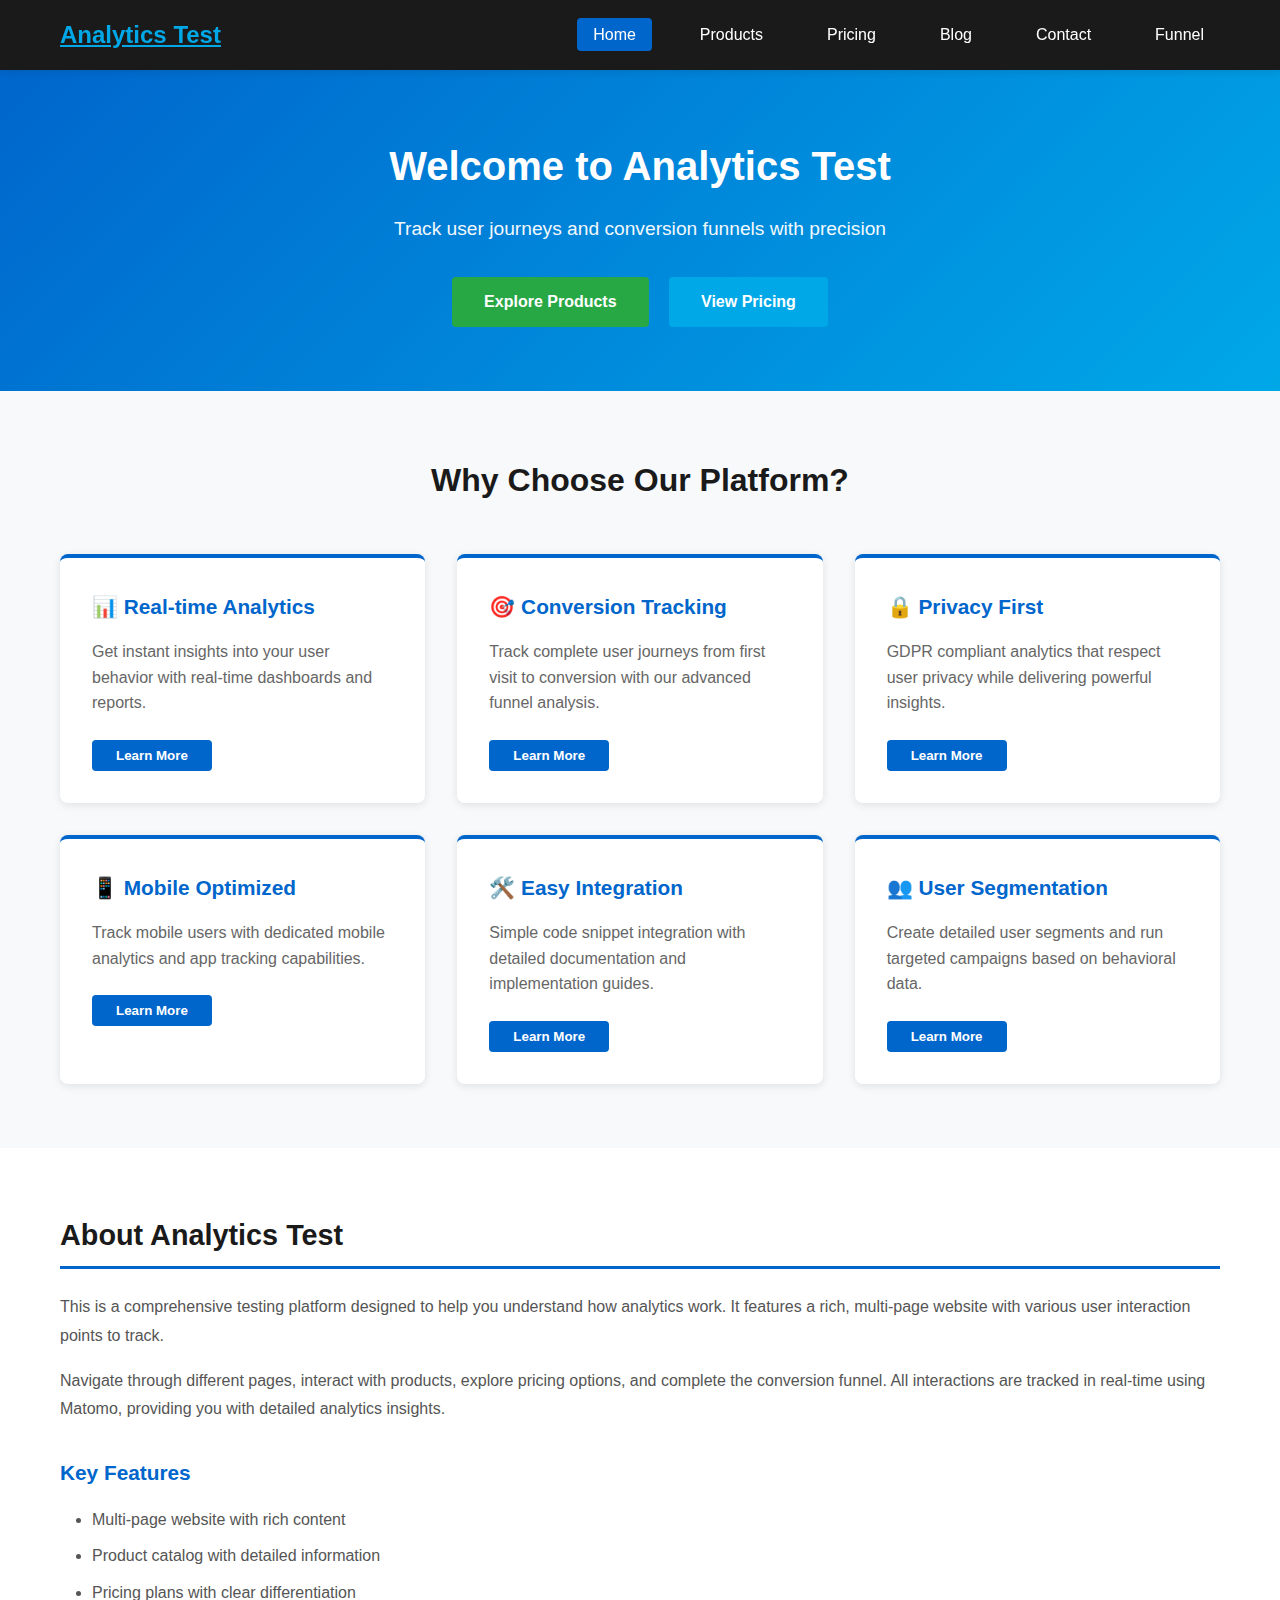
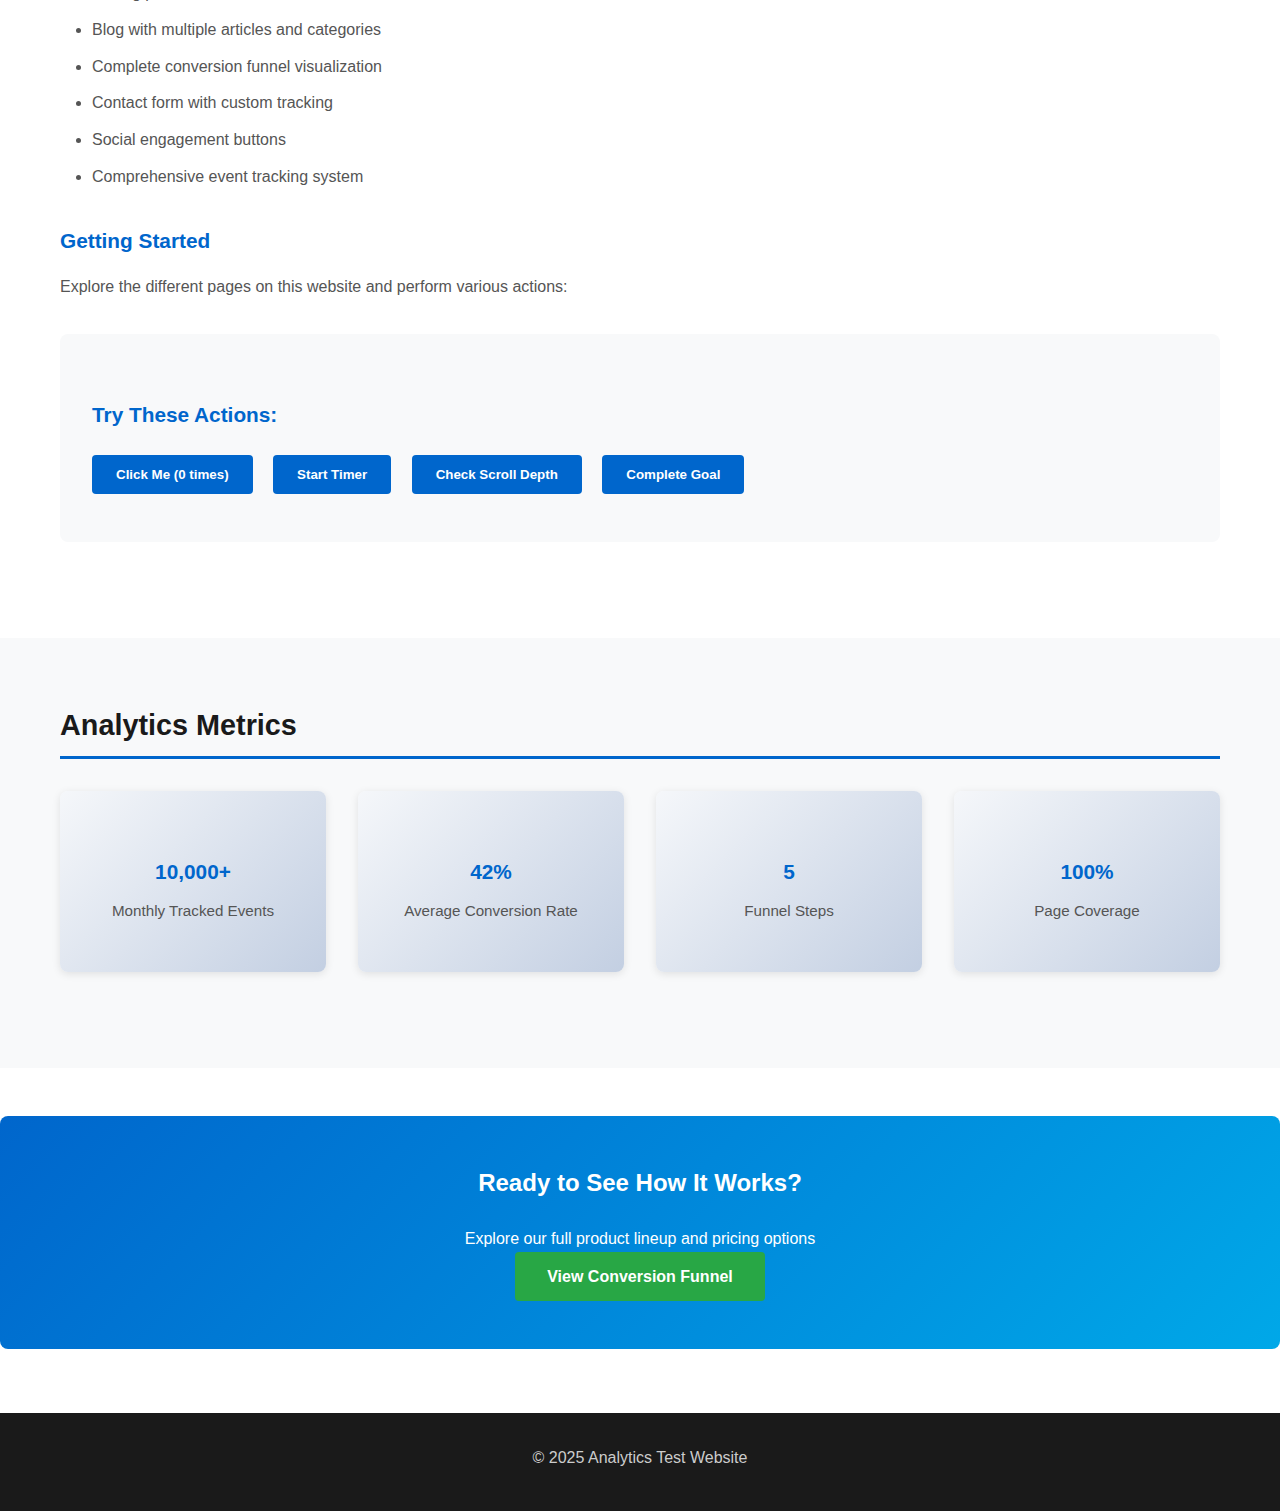
<file: _test-website/index.html>
<!DOCTYPE html>
<html lang="en">
<head>
    <meta charset="UTF-8">
    <meta name="viewport" content="width=device-width, initial-scale=1.0">
    <title>Test Website</title>
    <link rel="stylesheet" href="css/style.css">
</head>
<body>
    <nav class="navbar">
        <div class="container">
            <a href="index.html" class="logo">Analytics Test</a>
            <ul class="nav-menu">
                <li><a href="index.html" class="active">Home</a></li>
                <li><a href="products.html">Products</a></li>
                <li><a href="pricing.html">Pricing</a></li>
                <li><a href="blog.html">Blog</a></li>
                <li><a href="contact.html">Contact</a></li>
                <li><a href="funnel.html">Funnel</a></li>
            </ul>
        </div>
    </nav>

    <section class="hero">
        <div class="container">
            <h1>Welcome to Analytics Test</h1>
            <p>Track user journeys and conversion funnels with precision</p>
            <a href="products.html" class="cta-button">Explore Products</a>
            <a href="pricing.html" class="cta-button secondary">View Pricing</a>
        </div>
    </section>

    <section class="features" style="padding: 4rem 0; background-color: var(--light-color);">
        <div class="container">
            <h2>Why Choose Our Platform?</h2>
            <div class="features-grid">
                <div class="feature-card">
                    <h3>📊 Real-time Analytics</h3>
                    <p>Get instant insights into your user behavior with real-time dashboards and reports.</p>
                    <button class="feature-btn" data-feature="Real-time Analytics">Learn More</button>
                </div>
                <div class="feature-card">
                    <h3>🎯 Conversion Tracking</h3>
                    <p>Track complete user journeys from first visit to conversion with our advanced funnel analysis.</p>
                    <button class="feature-btn" data-feature="Conversion Tracking">Learn More</button>
                </div>
                <div class="feature-card">
                    <h3>🔒 Privacy First</h3>
                    <p>GDPR compliant analytics that respect user privacy while delivering powerful insights.</p>
                    <button class="feature-btn" data-feature="Privacy First">Learn More</button>
                </div>
                <div class="feature-card">
                    <h3>📱 Mobile Optimized</h3>
                    <p>Track mobile users with dedicated mobile analytics and app tracking capabilities.</p>
                    <button class="feature-btn" data-feature="Mobile Optimized">Learn More</button>
                </div>
                <div class="feature-card">
                    <h3>🛠️ Easy Integration</h3>
                    <p>Simple code snippet integration with detailed documentation and implementation guides.</p>
                    <button class="feature-btn" data-feature="Easy Integration">Learn More</button>
                </div>
                <div class="feature-card">
                    <h3>👥 User Segmentation</h3>
                    <p>Create detailed user segments and run targeted campaigns based on behavioral data.</p>
                    <button class="feature-btn" data-feature="User Segmentation">Learn More</button>
                </div>
            </div>
        </div>
    </section>

    <section class="content">
        <div class="container">
            <h2>About Analytics Test</h2>
            <p>This is a comprehensive testing platform designed to help you understand how analytics work. It features a rich, multi-page website with various user interaction points to track.</p>
            <p>Navigate through different pages, interact with products, explore pricing options, and complete the conversion funnel. All interactions are tracked in real-time using Matomo, providing you with detailed analytics insights.</p>
            
            <h3 style="margin-top: 2rem;">Key Features</h3>
            <ul>
                <li>Multi-page website with rich content</li>
                <li>Product catalog with detailed information</li>
                <li>Pricing plans with clear differentiation</li>
                <li>Blog with multiple articles and categories</li>
                <li>Complete conversion funnel visualization</li>
                <li>Contact form with custom tracking</li>
                <li>Social engagement buttons</li>
                <li>Comprehensive event tracking system</li>
            </ul>

            <h3>Getting Started</h3>
            <p>Explore the different pages on this website and perform various actions:</p>
            <div class="sample-actions">
                <h3>Try These Actions:</h3>
                <button class="action-btn" id="click-counter">Click Me (0 times)</button>
                <button class="action-btn" id="timer-btn">Start Timer</button>
                <button class="action-btn" id="scroll-tracker">Check Scroll Depth</button>
                <button class="action-btn" id="goal-btn">Complete Goal</button>
            </div>
        </div>
    </section>

    <section class="content" style="background-color: var(--light-color);">
        <div class="container">
            <h2>Analytics Metrics</h2>
            <div class="metrics-grid">
                <div class="metric-box">
                    <h3>10,000+</h3>
                    <p>Monthly Tracked Events</p>
                </div>
                <div class="metric-box">
                    <h3>42%</h3>
                    <p>Average Conversion Rate</p>
                </div>
                <div class="metric-box">
                    <h3>5</h3>
                    <p>Funnel Steps</p>
                </div>
                <div class="metric-box">
                    <h3>100%</h3>
                    <p>Page Coverage</p>
                </div>
            </div>
        </div>
    </section>

    <section class="cta-section">
        <div class="container">
            <h3>Ready to See How It Works?</h3>
            <p>Explore our full product lineup and pricing options</p>
            <a href="funnel.html" class="cta-button">View Conversion Funnel</a>
        </div>
    </section>

    <footer class="footer">
        <div class="container">
            <p>&copy; 2025 Analytics Test Website</p>
        </div>
    </footer>

    <!-- Matomo -->
    <script>
        var _paq = window._paq = window._paq || [];
        _paq.push(['trackPageView']);
        _paq.push(['enableLinkTracking']);
        (function() {
            var u="//localhost/";
            _paq.push(['setTrackerUrl', u+'matomo.php']);
            _paq.push(['setSiteId', '2']);
            var d=document, g=d.createElement('script'), s=d.getElementsByTagName('script')[0];
            g.async=true; g.src=u+'matomo.js'; s.parentNode.insertBefore(g,s);
        })();
    </script>
    <!-- End Matomo Code -->
</body>
</html>
</file>
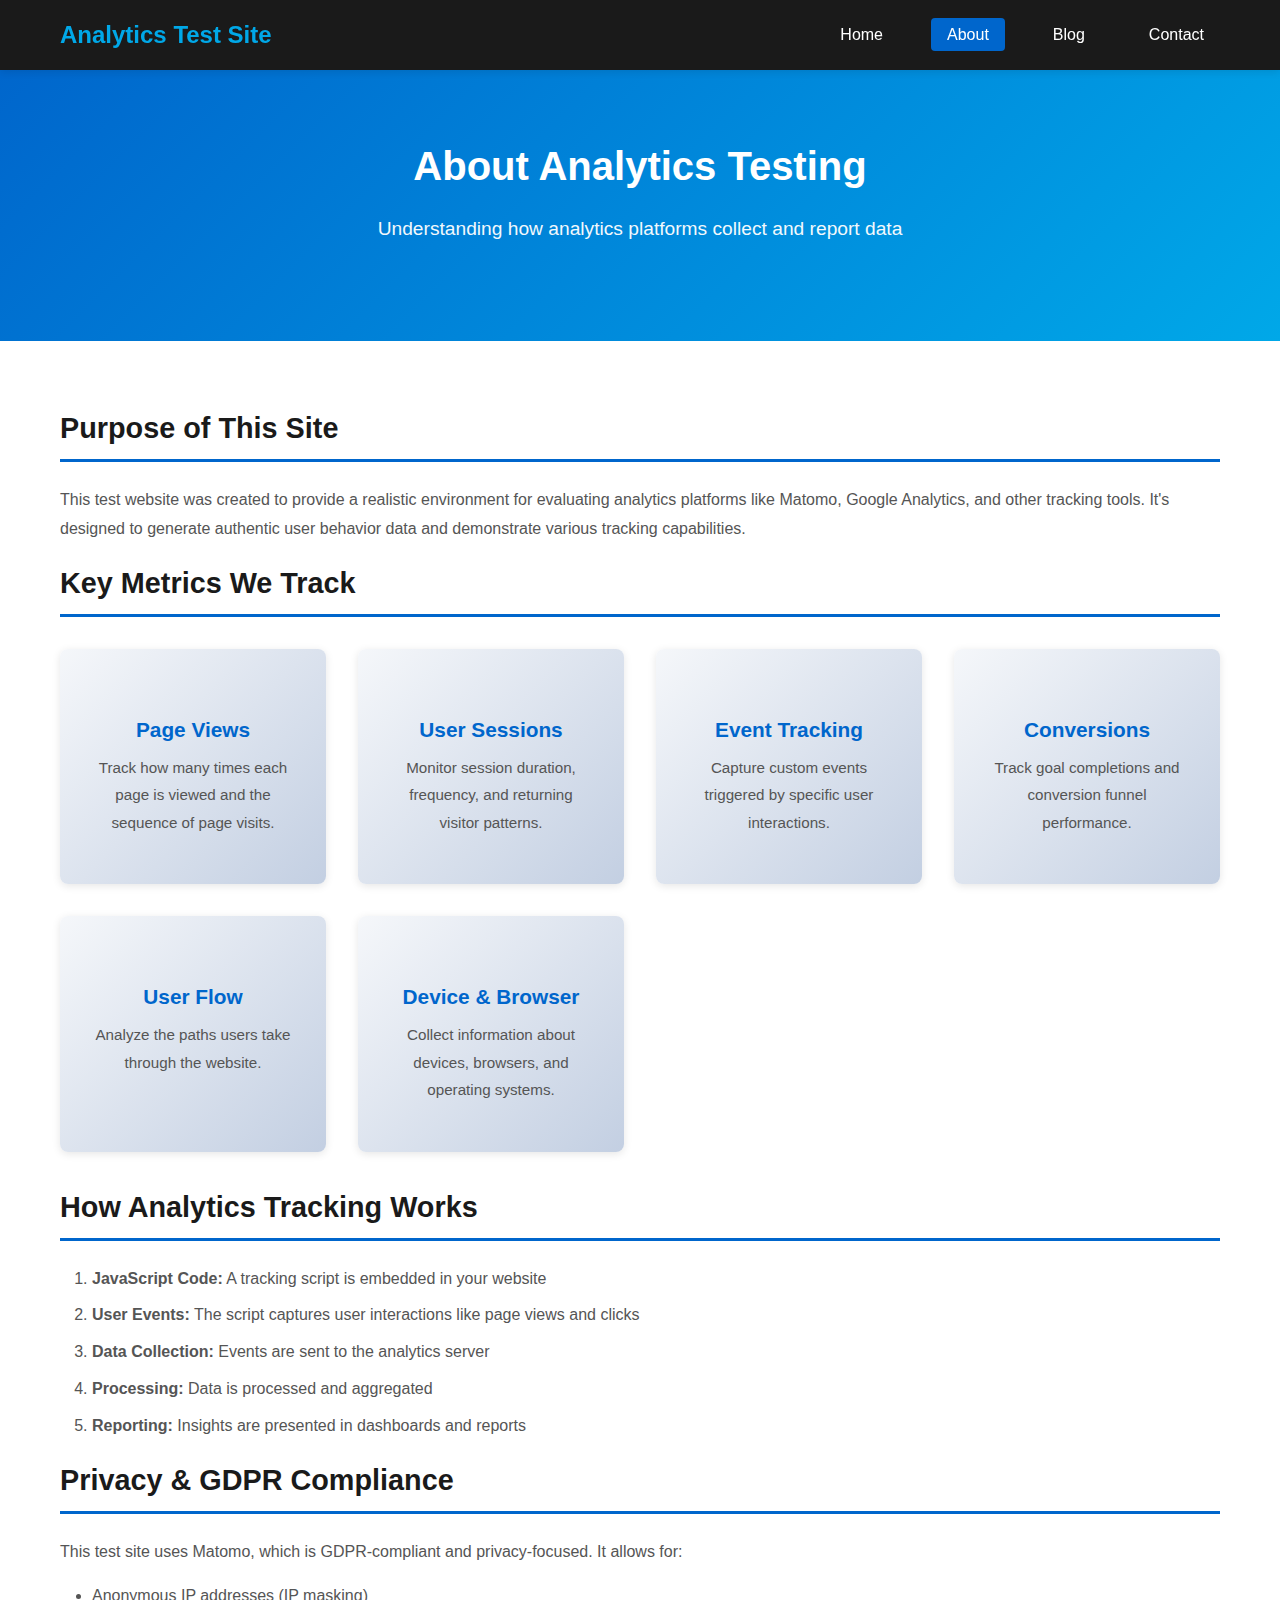
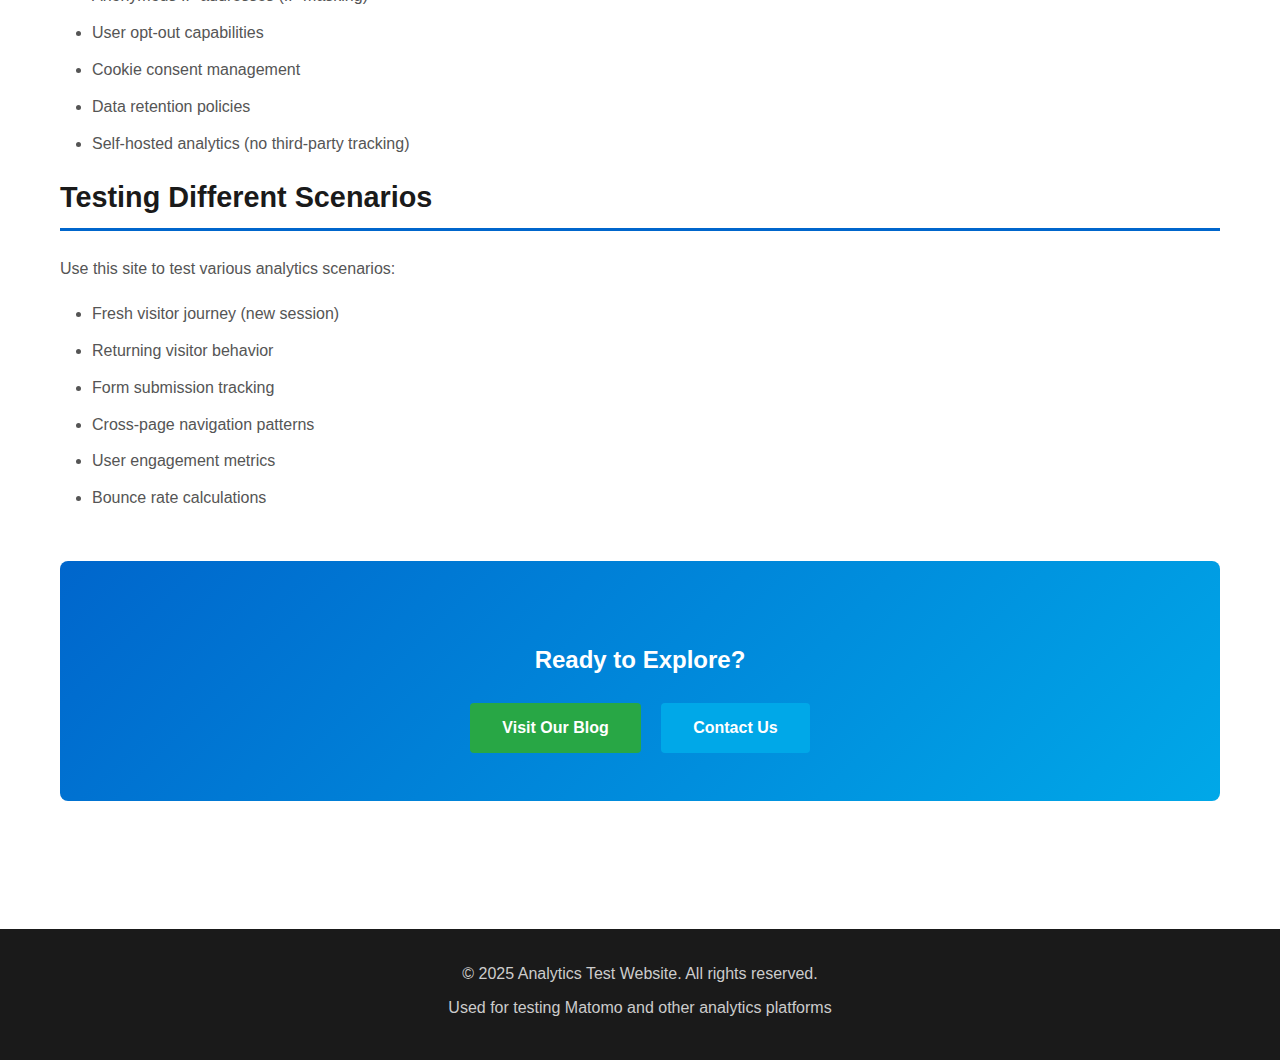
<file: _test-website/about.html>
<!DOCTYPE html>
<html lang="en">
<head>
    <meta charset="UTF-8">
    <meta name="viewport" content="width=device-width, initial-scale=1.0">
    <title>About Us - Analytics Test Website</title>
    <link rel="stylesheet" href="css/style.css">
</head>
<body>
    <nav class="navbar">
        <div class="container">
            <div class="logo">Analytics Test Site</div>
            <ul class="nav-menu">
                <li><a href="index.html">Home</a></li>
                <li><a href="about.html" class="active">About</a></li>
                <li><a href="blog.html">Blog</a></li>
                <li><a href="contact.html">Contact</a></li>
            </ul>
        </div>
    </nav>

    <section class="hero">
        <div class="container">
            <h1>About Analytics Testing</h1>
            <p>Understanding how analytics platforms collect and report data</p>
        </div>
    </section>

    <section class="content">
        <div class="container">
            <h2>Purpose of This Site</h2>
            <p>This test website was created to provide a realistic environment for evaluating analytics platforms like Matomo, Google Analytics, and other tracking tools. It's designed to generate authentic user behavior data and demonstrate various tracking capabilities.</p>

            <h2>Key Metrics We Track</h2>
            <div class="metrics-grid">
                <div class="metric-box">
                    <h3>Page Views</h3>
                    <p>Track how many times each page is viewed and the sequence of page visits.</p>
                </div>
                <div class="metric-box">
                    <h3>User Sessions</h3>
                    <p>Monitor session duration, frequency, and returning visitor patterns.</p>
                </div>
                <div class="metric-box">
                    <h3>Event Tracking</h3>
                    <p>Capture custom events triggered by specific user interactions.</p>
                </div>
                <div class="metric-box">
                    <h3>Conversions</h3>
                    <p>Track goal completions and conversion funnel performance.</p>
                </div>
                <div class="metric-box">
                    <h3>User Flow</h3>
                    <p>Analyze the paths users take through the website.</p>
                </div>
                <div class="metric-box">
                    <h3>Device & Browser</h3>
                    <p>Collect information about devices, browsers, and operating systems.</p>
                </div>
            </div>

            <h2>How Analytics Tracking Works</h2>
            <ol>
                <li><strong>JavaScript Code:</strong> A tracking script is embedded in your website</li>
                <li><strong>User Events:</strong> The script captures user interactions like page views and clicks</li>
                <li><strong>Data Collection:</strong> Events are sent to the analytics server</li>
                <li><strong>Processing:</strong> Data is processed and aggregated</li>
                <li><strong>Reporting:</strong> Insights are presented in dashboards and reports</li>
            </ol>

            <h2>Privacy & GDPR Compliance</h2>
            <p>This test site uses Matomo, which is GDPR-compliant and privacy-focused. It allows for:</p>
            <ul>
                <li>Anonymous IP addresses (IP masking)</li>
                <li>User opt-out capabilities</li>
                <li>Cookie consent management</li>
                <li>Data retention policies</li>
                <li>Self-hosted analytics (no third-party tracking)</li>
            </ul>

            <h2>Testing Different Scenarios</h2>
            <p>Use this site to test various analytics scenarios:</p>
            <ul>
                <li>Fresh visitor journey (new session)</li>
                <li>Returning visitor behavior</li>
                <li>Form submission tracking</li>
                <li>Cross-page navigation patterns</li>
                <li>User engagement metrics</li>
                <li>Bounce rate calculations</li>
            </ul>

            <div class="cta-section">
                <h3>Ready to Explore?</h3>
                <a href="blog.html" class="cta-button">Visit Our Blog</a>
                <a href="contact.html" class="cta-button secondary">Contact Us</a>
            </div>
        </div>
    </section>

    <footer class="footer">
        <div class="container">
            <p>&copy; 2025 Analytics Test Website. All rights reserved.</p>
            <p>Used for testing Matomo and other analytics platforms</p>
        </div>
    </footer>

    <script src="js/analytics.js"></script>
    <script src="js/tracking.js"></script>

    <script>
        const matomoConfig = {
            baseUrl: "http://localhost/",
            siteId: 1
        };

        window._paq = window._paq || [];
        _paq.push(['trackPageView']);
        _paq.push(['trackAllContentImpressions']);
        _paq.push(['trackAllOutlinks']);
        _paq.push(['enableLinkTracking']);
        _paq.push(['setDocumentTitle', document.title]);

        (function() {
            _paq.push(['setTrackerUrl', matomoConfig.baseUrl + 'matomo.php']);
            _paq.push(['setSiteId', matomoConfig.siteId]);
            const script = document.createElement('script');
            script.async = true;
            script.src = matomoConfig.baseUrl + 'matomo.js';
            document.getElementsByTagName('script')[0].parentNode.insertBefore(script, document.getElementsByTagName('script')[0]);
        })();
    </script>

    <noscript>
        <p><img src="http://localhost/matomo.php?idsite=1&amp;rec=1" style="border:0" alt="" /></p>
    </noscript>
</body>
</html>
</file>
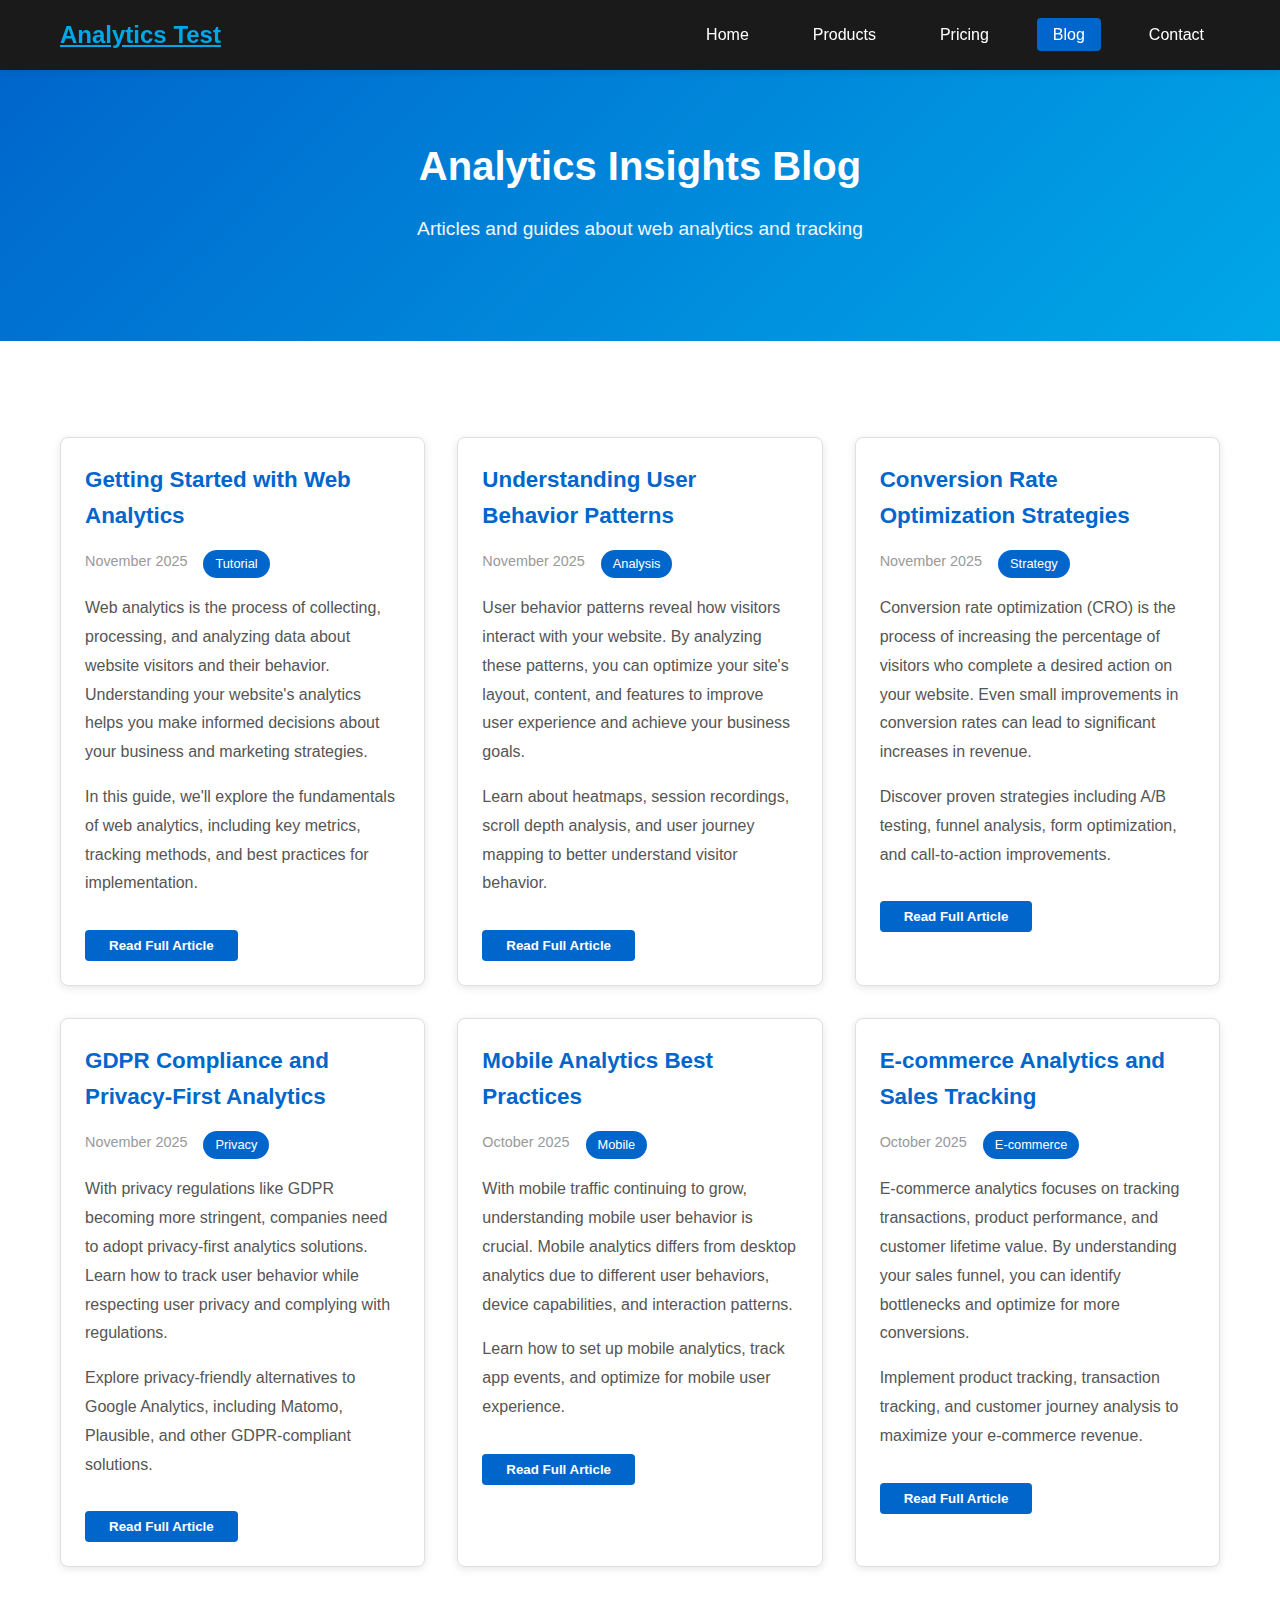
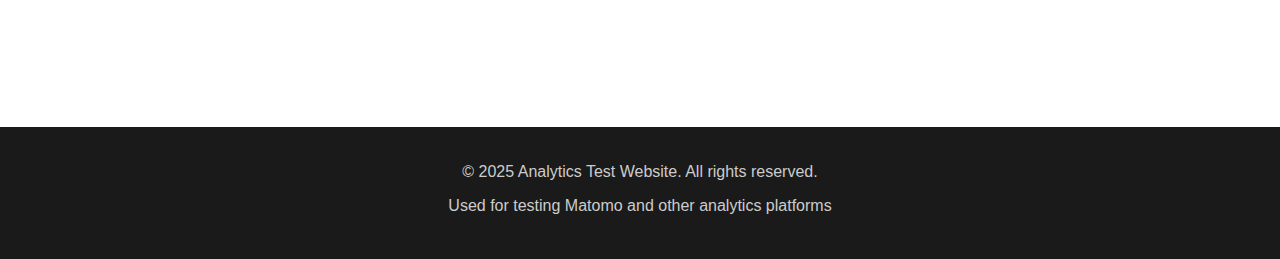
<file: _test-website/blog.html>
<!DOCTYPE html>
<html lang="en">
<head>
    <meta charset="UTF-8">
    <meta name="viewport" content="width=device-width, initial-scale=1.0">
    <title>Blog - Analytics Test</title>
    <link rel="stylesheet" href="css/style.css">
</head>
<body>
    <nav class="navbar">
        <div class="container">
            <a href="index.html" class="logo">Analytics Test</a>
            <ul class="nav-menu">
                <li><a href="index.html">Home</a></li>
                <li><a href="products.html">Products</a></li>
                <li><a href="pricing.html">Pricing</a></li>
                <li><a href="blog.html" class="active">Blog</a></li>
                <li><a href="contact.html">Contact</a></li>
            </ul>
        </div>
    </nav>

    <section class="hero">
        <div class="container">
            <h1>Analytics Insights Blog</h1>
            <p>Articles and guides about web analytics and tracking</p>
        </div>
    </section>

    <section class="content">
        <div class="container">
            <div class="blog-grid">
                <article class="blog-post">
                    <h2>Getting Started with Web Analytics</h2>
                    <div class="post-meta">
                        <span class="date">November 2025</span>
                        <span class="category">Tutorial</span>
                    </div>
                    <p>Web analytics is the process of collecting, processing, and analyzing data about website visitors and their behavior. Understanding your website's analytics helps you make informed decisions about your business and marketing strategies.</p>
                    <p>In this guide, we'll explore the fundamentals of web analytics, including key metrics, tracking methods, and best practices for implementation.</p>
                    <button class="read-btn" data-post="post-1">Read Full Article</button>
                </article>

                <article class="blog-post">
                    <h2>Understanding User Behavior Patterns</h2>
                    <div class="post-meta">
                        <span class="date">November 2025</span>
                        <span class="category">Analysis</span>
                    </div>
                    <p>User behavior patterns reveal how visitors interact with your website. By analyzing these patterns, you can optimize your site's layout, content, and features to improve user experience and achieve your business goals.</p>
                    <p>Learn about heatmaps, session recordings, scroll depth analysis, and user journey mapping to better understand visitor behavior.</p>
                    <button class="read-btn" data-post="post-2">Read Full Article</button>
                </article>

                <article class="blog-post">
                    <h2>Conversion Rate Optimization Strategies</h2>
                    <div class="post-meta">
                        <span class="date">November 2025</span>
                        <span class="category">Strategy</span>
                    </div>
                    <p>Conversion rate optimization (CRO) is the process of increasing the percentage of visitors who complete a desired action on your website. Even small improvements in conversion rates can lead to significant increases in revenue.</p>
                    <p>Discover proven strategies including A/B testing, funnel analysis, form optimization, and call-to-action improvements.</p>
                    <button class="read-btn" data-post="post-3">Read Full Article</button>
                </article>

                <article class="blog-post">
                    <h2>GDPR Compliance and Privacy-First Analytics</h2>
                    <div class="post-meta">
                        <span class="date">November 2025</span>
                        <span class="category">Privacy</span>
                    </div>
                    <p>With privacy regulations like GDPR becoming more stringent, companies need to adopt privacy-first analytics solutions. Learn how to track user behavior while respecting user privacy and complying with regulations.</p>
                    <p>Explore privacy-friendly alternatives to Google Analytics, including Matomo, Plausible, and other GDPR-compliant solutions.</p>
                    <button class="read-btn" data-post="post-4">Read Full Article</button>
                </article>

                <article class="blog-post">
                    <h2>Mobile Analytics Best Practices</h2>
                    <div class="post-meta">
                        <span class="date">October 2025</span>
                        <span class="category">Mobile</span>
                    </div>
                    <p>With mobile traffic continuing to grow, understanding mobile user behavior is crucial. Mobile analytics differs from desktop analytics due to different user behaviors, device capabilities, and interaction patterns.</p>
                    <p>Learn how to set up mobile analytics, track app events, and optimize for mobile user experience.</p>
                    <button class="read-btn" data-post="post-5">Read Full Article</button>
                </article>

                <article class="blog-post">
                    <h2>E-commerce Analytics and Sales Tracking</h2>
                    <div class="post-meta">
                        <span class="date">October 2025</span>
                        <span class="category">E-commerce</span>
                    </div>
                    <p>E-commerce analytics focuses on tracking transactions, product performance, and customer lifetime value. By understanding your sales funnel, you can identify bottlenecks and optimize for more conversions.</p>
                    <p>Implement product tracking, transaction tracking, and customer journey analysis to maximize your e-commerce revenue.</p>
                    <button class="read-btn" data-post="post-6">Read Full Article</button>
                </article>
            </div>
        </div>
    </section>

    <footer class="footer">
        <div class="container">
            <p>&copy; 2025 Analytics Test Website. All rights reserved.</p>
            <p>Used for testing Matomo and other analytics platforms</p>
        </div>
    </footer>

    <script src="js/analytics.js"></script>
    <script src="js/tracking.js"></script>

    <script>
        const matomoConfig = {
            baseUrl: "http://localhost/",
            siteId: 1
        };

        window._paq = window._paq || [];
        _paq.push(['trackPageView']);
        _paq.push(['trackAllContentImpressions']);
        _paq.push(['trackAllOutlinks']);
        _paq.push(['enableLinkTracking']);
        _paq.push(['setDocumentTitle', document.title]);

        (function() {
            _paq.push(['setTrackerUrl', matomoConfig.baseUrl + 'matomo.php']);
            _paq.push(['setSiteId', matomoConfig.siteId]);
            const script = document.createElement('script');
            script.async = true;
            script.src = matomoConfig.baseUrl + 'matomo.js';
            document.getElementsByTagName('script')[0].parentNode.insertBefore(script, document.getElementsByTagName('script')[0]);
        })();
    </script>

    <noscript>
        <p><img src="http://localhost/matomo.php?idsite=1&amp;rec=1" style="border:0" alt="" /></p>
    </noscript>
</body>
</html>
</file>
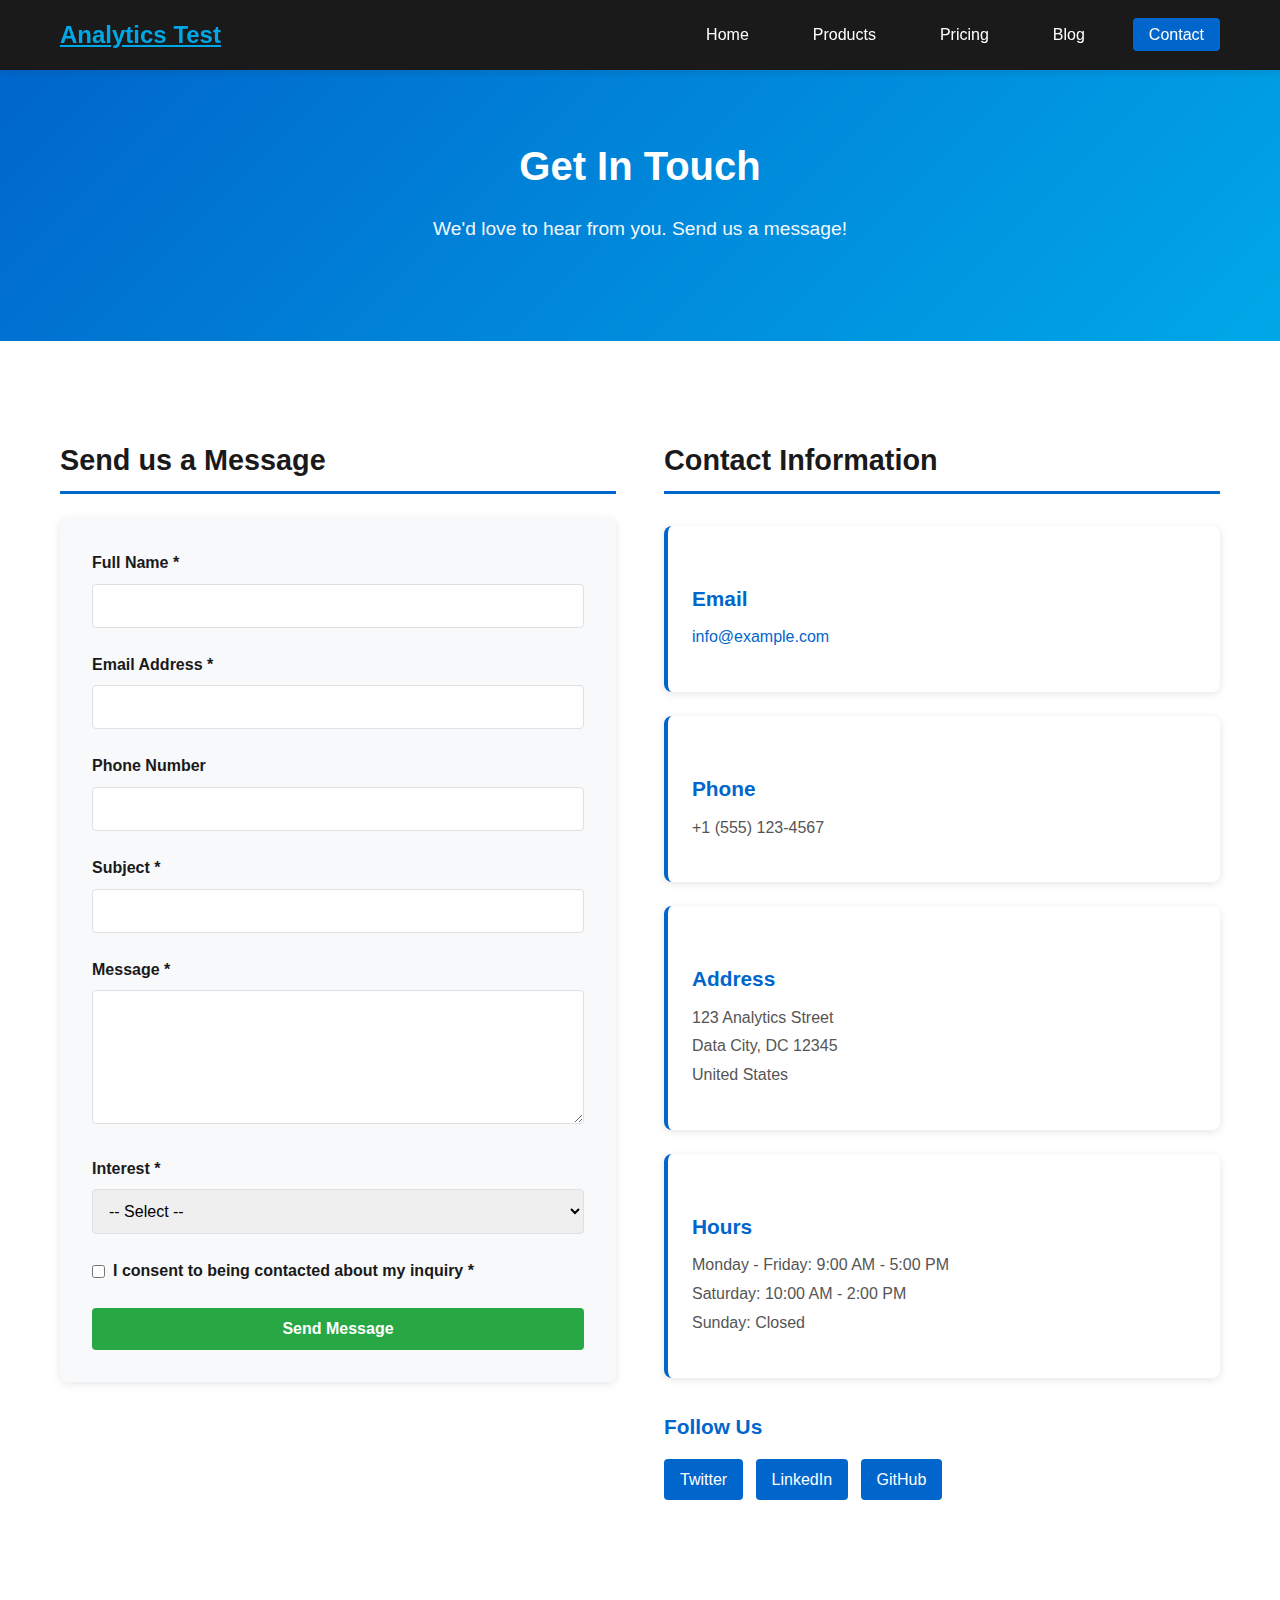
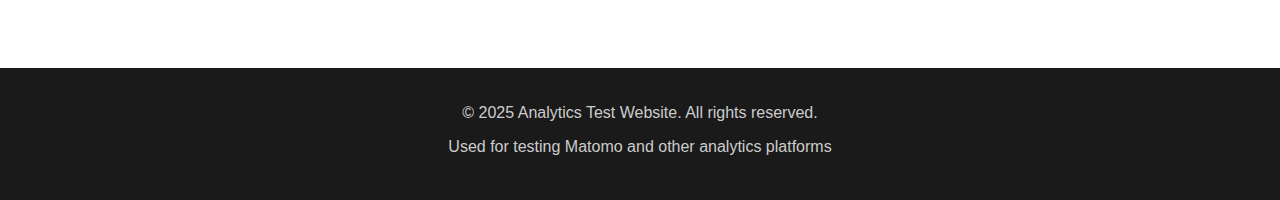
<file: _test-website/contact.html>
<!DOCTYPE html>
<html lang="en">
<head>
    <meta charset="UTF-8">
    <meta name="viewport" content="width=device-width, initial-scale=1.0">
    <title>Contact Us - Analytics Test Website</title>
    <link rel="stylesheet" href="css/style.css">
</head>
<body>
    <nav class="navbar">
        <div class="container">
            <a href="index.html" class="logo">Analytics Test</a>
            <ul class="nav-menu">
                <li><a href="index.html">Home</a></li>
                <li><a href="products.html">Products</a></li>
                <li><a href="pricing.html">Pricing</a></li>
                <li><a href="blog.html">Blog</a></li>
                <li><a href="contact.html" class="active">Contact</a></li>
            </ul>
        </div>
    </nav>

    <section class="hero">
        <div class="container">
            <h1>Get In Touch</h1>
            <p>We'd love to hear from you. Send us a message!</p>
        </div>
    </section>

    <section class="content">
        <div class="container">
            <div class="contact-wrapper">
                <div class="contact-form-section">
                    <h2>Send us a Message</h2>
                    <form id="contact-form" class="contact-form">
                        <div class="form-group">
                            <label for="name">Full Name *</label>
                            <input type="text" id="name" name="name" required>
                        </div>

                        <div class="form-group">
                            <label for="email">Email Address *</label>
                            <input type="email" id="email" name="email" required>
                        </div>

                        <div class="form-group">
                            <label for="phone">Phone Number</label>
                            <input type="tel" id="phone" name="phone">
                        </div>

                        <div class="form-group">
                            <label for="subject">Subject *</label>
                            <input type="text" id="subject" name="subject" required>
                        </div>

                        <div class="form-group">
                            <label for="message">Message *</label>
                            <textarea id="message" name="message" rows="6" required></textarea>
                        </div>

                        <div class="form-group">
                            <label for="interest">Interest *</label>
                            <select id="interest" name="interest" required>
                                <option value="">-- Select --</option>
                                <option value="general">General Inquiry</option>
                                <option value="support">Support</option>
                                <option value="partnership">Partnership</option>
                                <option value="feedback">Feedback</option>
                                <option value="other">Other</option>
                            </select>
                        </div>

                        <div class="form-group checkbox">
                            <input type="checkbox" id="consent" name="consent" required>
                            <label for="consent">I consent to being contacted about my inquiry *</label>
                        </div>

                        <button type="submit" class="submit-btn">Send Message</button>
                    </form>
                    <div id="form-message" class="form-message" style="display: none;"></div>
                </div>

                <div class="contact-info-section">
                    <h2>Contact Information</h2>
                    
                    <div class="info-box">
                        <h3>Email</h3>
                        <p>
                            <a href="mailto:info@example.com">info@example.com</a>
                        </p>
                    </div>

                    <div class="info-box">
                        <h3>Phone</h3>
                        <p>+1 (555) 123-4567</p>
                    </div>

                    <div class="info-box">
                        <h3>Address</h3>
                        <p>
                            123 Analytics Street<br>
                            Data City, DC 12345<br>
                            United States
                        </p>
                    </div>

                    <div class="info-box">
                        <h3>Hours</h3>
                        <p>
                            Monday - Friday: 9:00 AM - 5:00 PM<br>
                            Saturday: 10:00 AM - 2:00 PM<br>
                            Sunday: Closed
                        </p>
                    </div>

                    <div class="social-links">
                        <h3>Follow Us</h3>
                        <a href="#" class="social-btn">Twitter</a>
                        <a href="#" class="social-btn">LinkedIn</a>
                        <a href="#" class="social-btn">GitHub</a>
                    </div>
                </div>
            </div>
        </div>
    </section>

    <footer class="footer">
        <div class="container">
            <p>&copy; 2025 Analytics Test Website. All rights reserved.</p>
            <p>Used for testing Matomo and other analytics platforms</p>
        </div>
    </footer>

    <script src="js/analytics.js"></script>
    <script src="js/tracking.js"></script>

    <script>
        const matomoConfig = {
            baseUrl: "http://localhost/",
            siteId: 1
        };

        window._paq = window._paq || [];
        _paq.push(['trackPageView']);
        _paq.push(['trackAllContentImpressions']);
        _paq.push(['trackAllOutlinks']);
        _paq.push(['enableLinkTracking']);
        _paq.push(['setDocumentTitle', document.title]);

        (function() {
            _paq.push(['setTrackerUrl', matomoConfig.baseUrl + 'matomo.php']);
            _paq.push(['setSiteId', matomoConfig.siteId]);
            const script = document.createElement('script');
            script.async = true;
            script.src = matomoConfig.baseUrl + 'matomo.js';
            document.getElementsByTagName('script')[0].parentNode.insertBefore(script, document.getElementsByTagName('script')[0]);
        })();
    </script>

    <noscript>
        <p><img src="http://localhost/matomo.php?idsite=1&amp;rec=1" style="border:0" alt="" /></p>
    </noscript>
</body>
</html>
</file>
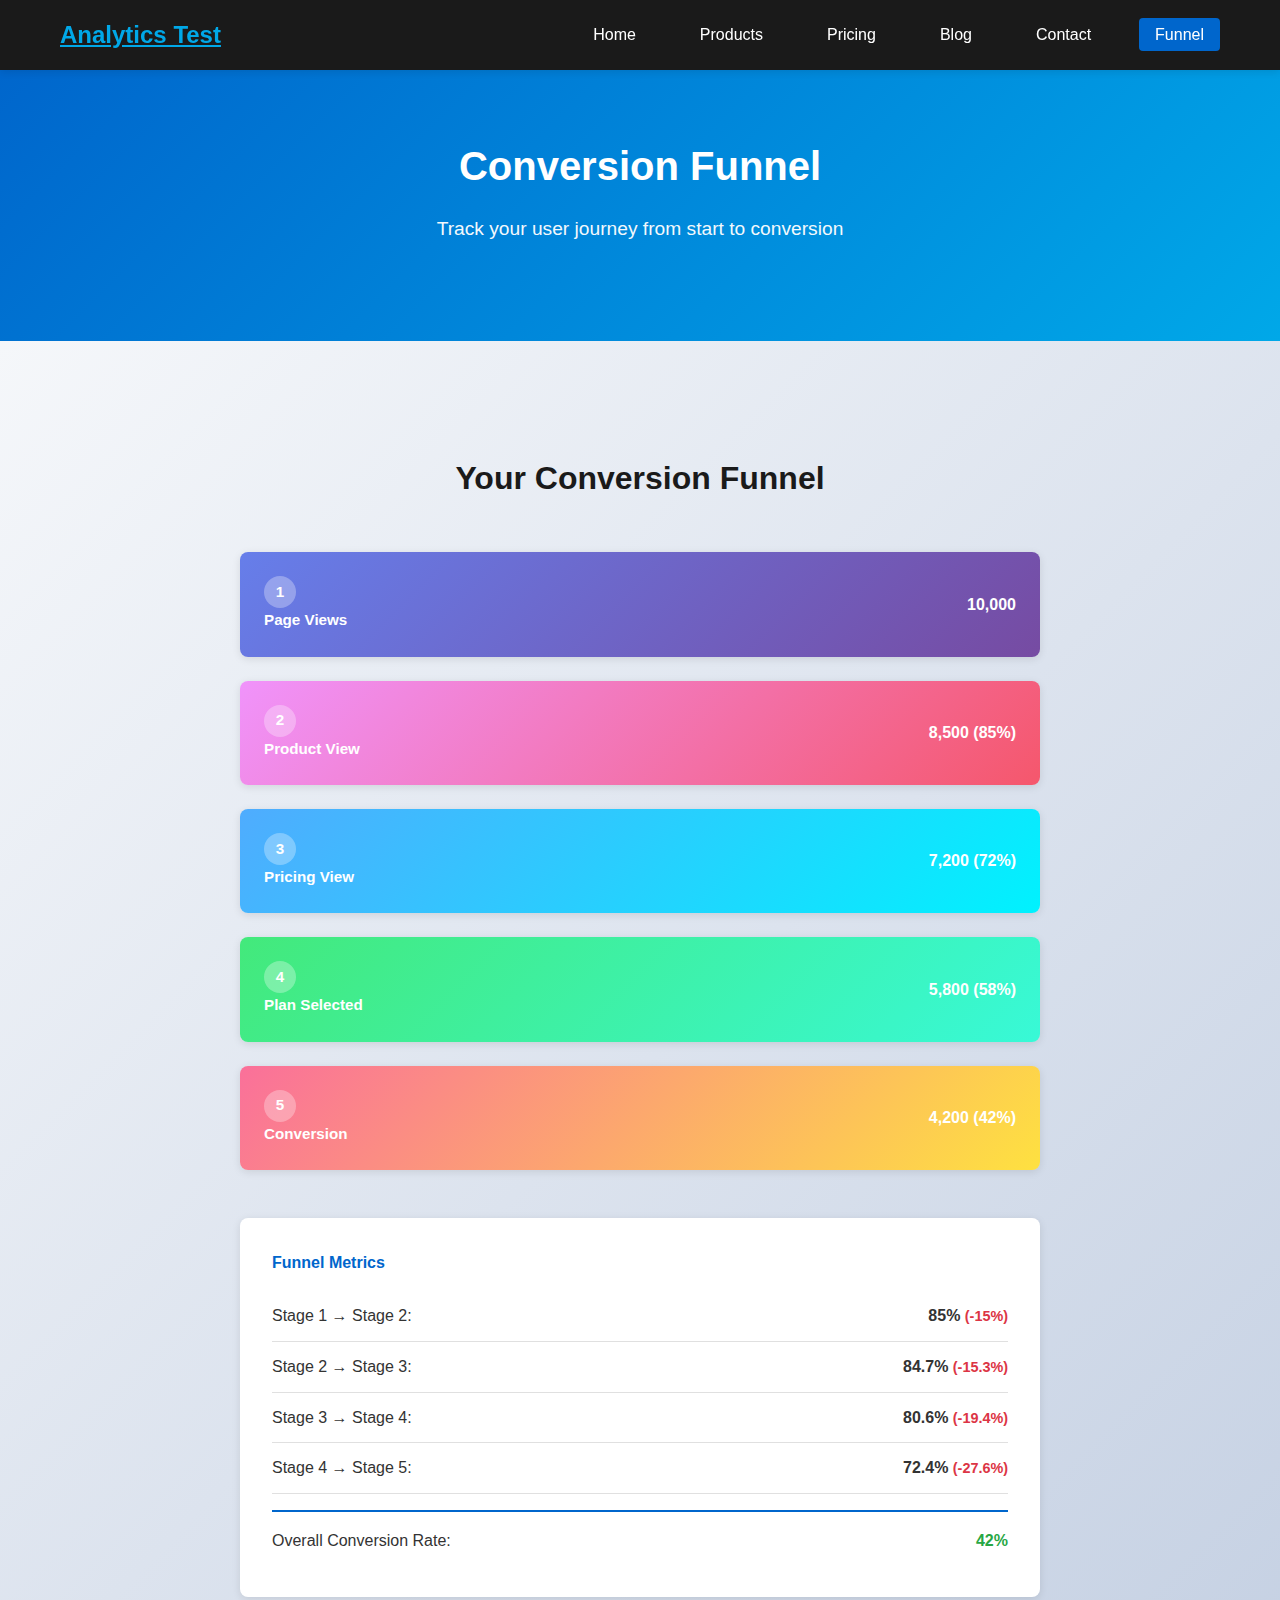
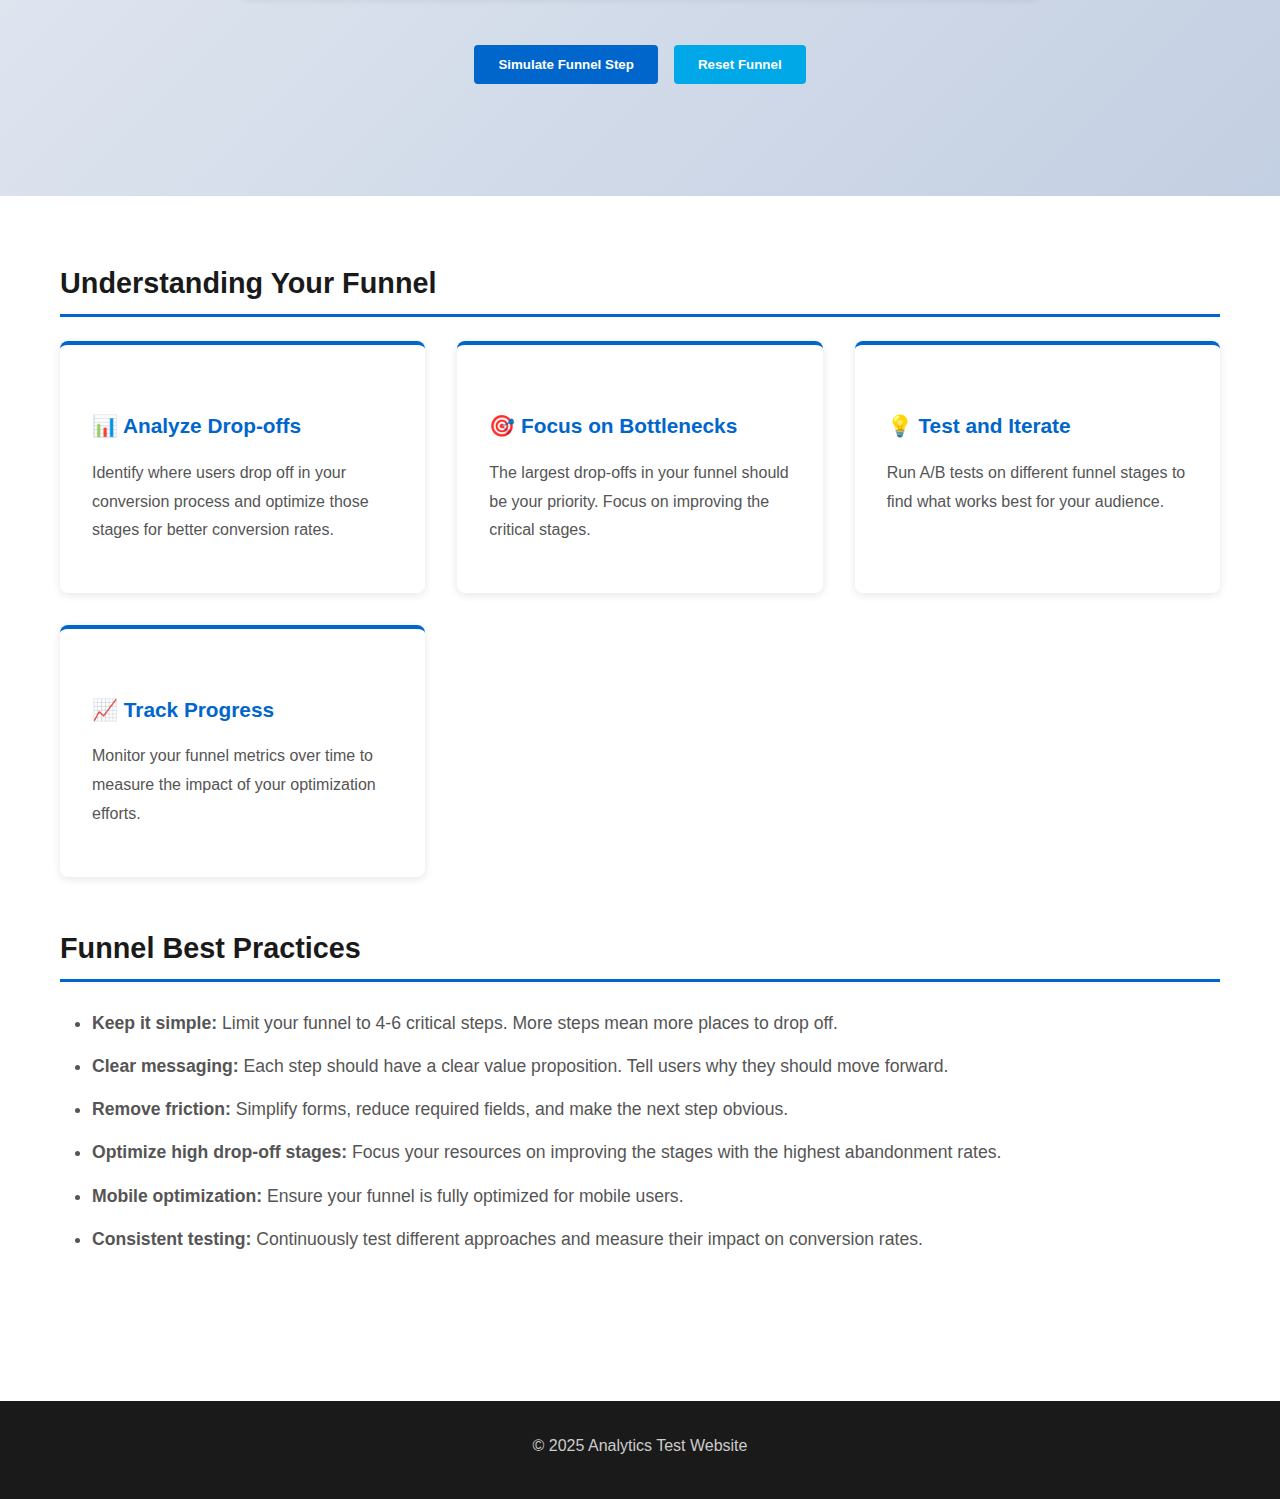
<file: _test-website/funnel.html>
<!DOCTYPE html>
<html lang="en">
<head>
    <meta charset="UTF-8">
    <meta name="viewport" content="width=device-width, initial-scale=1.0">
    <title>Conversion Funnel - Analytics Test</title>
    <link rel="stylesheet" href="css/style.css">
    <style>
        .funnel-section {
            padding: 4rem 0;
            background: linear-gradient(135deg, #f5f7fa 0%, #c3cfe2 100%);
        }

        .funnel-container {
            max-width: 800px;
            margin: 3rem auto;
        }

        .funnel-title {
            text-align: center;
            font-size: 2rem;
            margin-bottom: 3rem;
            color: var(--dark-color);
        }

        .funnel-chart {
            display: flex;
            flex-direction: column;
            gap: 1.5rem;
            margin-bottom: 3rem;
        }

        .funnel-step {
            display: flex;
            align-items: center;
            position: relative;
            margin: 0;
        }

        .funnel-bar {
            flex: 1;
            padding: 1.5rem;
            border-radius: 8px;
            color: white;
            font-weight: 600;
            transition: all 0.3s ease;
            cursor: pointer;
            display: flex;
            justify-content: space-between;
            align-items: center;
            box-shadow: var(--shadow);
        }

        .funnel-bar:hover {
            transform: scale(1.02);
            box-shadow: 0 6px 20px rgba(0, 0, 0, 0.2);
        }

        .funnel-step:nth-child(1) .funnel-bar {
            background: linear-gradient(135deg, #667eea 0%, #764ba2 100%);
            width: 100%;
        }

        .funnel-step:nth-child(2) .funnel-bar {
            background: linear-gradient(135deg, #f093fb 0%, #f5576c 100%);
            width: 85%;
        }

        .funnel-step:nth-child(3) .funnel-bar {
            background: linear-gradient(135deg, #4facfe 0%, #00f2fe 100%);
            width: 72%;
        }

        .funnel-step:nth-child(4) .funnel-bar {
            background: linear-gradient(135deg, #43e97b 0%, #38f9d7 100%);
            width: 58%;
        }

        .funnel-step:nth-child(5) .funnel-bar {
            background: linear-gradient(135deg, #fa709a 0%, #fee140 100%);
            width: 42%;
        }

        .step-label {
            font-size: 0.95rem;
        }

        .step-number {
            display: inline-block;
            background: rgba(255, 255, 255, 0.3);
            border-radius: 50%;
            width: 32px;
            height: 32px;
            display: flex;
            align-items: center;
            justify-content: center;
            margin-right: 0.5rem;
            font-weight: bold;
        }

        .funnel-stats {
            display: grid;
            grid-template-columns: repeat(auto-fit, minmax(200px, 1fr));
            gap: 1.5rem;
            margin-top: 3rem;
        }

        .stat-card {
            background: white;
            padding: 1.5rem;
            border-radius: 8px;
            box-shadow: var(--shadow);
            text-align: center;
        }

        .stat-number {
            font-size: 2rem;
            font-weight: bold;
            color: var(--primary-color);
            margin-bottom: 0.5rem;
        }

        .stat-label {
            color: #666;
            font-size: 0.95rem;
        }

        .drop-off {
            color: var(--danger-color);
            font-weight: bold;
            font-size: 0.9rem;
        }

        .funnel-actions {
            display: flex;
            gap: 1rem;
            justify-content: center;
            flex-wrap: wrap;
            margin-top: 3rem;
        }

        .funnel-btn {
            background-color: var(--primary-color);
            color: white;
            border: none;
            padding: 0.75rem 1.5rem;
            border-radius: 4px;
            cursor: pointer;
            font-weight: 600;
            transition: var(--transition);
        }

        .funnel-btn:hover {
            background-color: #0052a3;
            transform: translateY(-2px);
        }

        .metrics-display {
            background: white;
            padding: 2rem;
            border-radius: 8px;
            margin-top: 2rem;
            box-shadow: var(--shadow);
        }

        .metrics-display h4 {
            margin-bottom: 1rem;
            color: var(--primary-color);
        }

        .metric-row {
            display: flex;
            justify-content: space-between;
            padding: 0.75rem 0;
            border-bottom: 1px solid var(--border-color);
        }

        .metric-row:last-child {
            border-bottom: none;
        }
    </style>
</head>
<body>
    <nav class="navbar">
        <div class="container">
            <a href="index.html" class="logo">Analytics Test</a>
            <ul class="nav-menu">
                <li><a href="index.html">Home</a></li>
                <li><a href="products.html">Products</a></li>
                <li><a href="pricing.html">Pricing</a></li>
                <li><a href="blog.html">Blog</a></li>
                <li><a href="contact.html">Contact</a></li>
                <li><a href="funnel.html" class="active">Funnel</a></li>
            </ul>
        </div>
    </nav>

    <section class="hero">
        <div class="container">
            <h1>Conversion Funnel</h1>
            <p>Track your user journey from start to conversion</p>
        </div>
    </section>

    <section class="funnel-section">
        <div class="container">
            <div class="funnel-container">
                <h2 class="funnel-title">Your Conversion Funnel</h2>
                
                <div class="funnel-chart" id="funnel-chart">
                    <div class="funnel-step" data-step="1">
                        <div class="funnel-bar">
                            <span class="step-label">
                                <span class="step-number">1</span>
                                <strong>Page Views</strong>
                            </span>
                            <span>10,000</span>
                        </div>
                    </div>
                    <div class="funnel-step" data-step="2">
                        <div class="funnel-bar">
                            <span class="step-label">
                                <span class="step-number">2</span>
                                <strong>Product View</strong>
                            </span>
                            <span>8,500 (85%)</span>
                        </div>
                    </div>
                    <div class="funnel-step" data-step="3">
                        <div class="funnel-bar">
                            <span class="step-label">
                                <span class="step-number">3</span>
                                <strong>Pricing View</strong>
                            </span>
                            <span>7,200 (72%)</span>
                        </div>
                    </div>
                    <div class="funnel-step" data-step="4">
                        <div class="funnel-bar">
                            <span class="step-label">
                                <span class="step-number">4</span>
                                <strong>Plan Selected</strong>
                            </span>
                            <span>5,800 (58%)</span>
                        </div>
                    </div>
                    <div class="funnel-step" data-step="5">
                        <div class="funnel-bar">
                            <span class="step-label">
                                <span class="step-number">5</span>
                                <strong>Conversion</strong>
                            </span>
                            <span>4,200 (42%)</span>
                        </div>
                    </div>
                </div>

                <div class="metrics-display">
                    <h4>Funnel Metrics</h4>
                    <div class="metric-row">
                        <span>Stage 1 → Stage 2:</span>
                        <span><strong>85%</strong> <span class="drop-off">(-15%)</span></span>
                    </div>
                    <div class="metric-row">
                        <span>Stage 2 → Stage 3:</span>
                        <span><strong>84.7%</strong> <span class="drop-off">(-15.3%)</span></span>
                    </div>
                    <div class="metric-row">
                        <span>Stage 3 → Stage 4:</span>
                        <span><strong>80.6%</strong> <span class="drop-off">(-19.4%)</span></span>
                    </div>
                    <div class="metric-row">
                        <span>Stage 4 → Stage 5:</span>
                        <span><strong>72.4%</strong> <span class="drop-off">(-27.6%)</span></span>
                    </div>
                    <div class="metric-row" style="border-top: 2px solid var(--primary-color); margin-top: 1rem; padding-top: 1rem;">
                        <span>Overall Conversion Rate:</span>
                        <span><strong style="color: var(--success-color);">42%</strong></span>
                    </div>
                </div>

                <div class="funnel-actions">
                    <button class="funnel-btn" id="simulate-btn">Simulate Funnel Step</button>
                    <button class="funnel-btn" id="reset-btn" style="background-color: var(--secondary-color);">Reset Funnel</button>
                </div>
            </div>
        </div>
    </section>

    <section class="content">
        <div class="container">
            <h2>Understanding Your Funnel</h2>
            
            <div class="features-grid">
                <div class="feature-card">
                    <h3>📊 Analyze Drop-offs</h3>
                    <p>Identify where users drop off in your conversion process and optimize those stages for better conversion rates.</p>
                </div>
                <div class="feature-card">
                    <h3>🎯 Focus on Bottlenecks</h3>
                    <p>The largest drop-offs in your funnel should be your priority. Focus on improving the critical stages.</p>
                </div>
                <div class="feature-card">
                    <h3>💡 Test and Iterate</h3>
                    <p>Run A/B tests on different funnel stages to find what works best for your audience.</p>
                </div>
                <div class="feature-card">
                    <h3>📈 Track Progress</h3>
                    <p>Monitor your funnel metrics over time to measure the impact of your optimization efforts.</p>
                </div>
            </div>

            <h2 style="margin-top: 3rem;">Funnel Best Practices</h2>
            <ul style="font-size: 1.1rem; line-height: 2;">
                <li><strong>Keep it simple:</strong> Limit your funnel to 4-6 critical steps. More steps mean more places to drop off.</li>
                <li><strong>Clear messaging:</strong> Each step should have a clear value proposition. Tell users why they should move forward.</li>
                <li><strong>Remove friction:</strong> Simplify forms, reduce required fields, and make the next step obvious.</li>
                <li><strong>Optimize high drop-off stages:</strong> Focus your resources on improving the stages with the highest abandonment rates.</li>
                <li><strong>Mobile optimization:</strong> Ensure your funnel is fully optimized for mobile users.</li>
                <li><strong>Consistent testing:</strong> Continuously test different approaches and measure their impact on conversion rates.</li>
            </ul>
        </div>
    </section>

    <footer class="footer">
        <div class="container">
            <p>&copy; 2025 Analytics Test Website</p>
        </div>
    </footer>

    <!-- Matomo -->
    <script>
        var _paq = window._paq = window._paq || [];
        _paq.push(['trackPageView']);
        _paq.push(['enableLinkTracking']);
        (function() {
            var u="//localhost/";
            _paq.push(['setTrackerUrl', u+'matomo.php']);
            _paq.push(['setSiteId', '2']);
            var d=document, g=d.createElement('script'), s=d.getElementsByTagName('script')[0];
            g.async=true; g.src=u+'matomo.js'; s.parentNode.insertBefore(g,s);
        })();
    </script>
    <!-- End Matomo Code -->

    <script src="js/main.js"></script>
    <script>
        let currentStep = 0;
        const funnelSteps = ['page_view', 'product_view', 'pricing_view', 'plan_selected', 'conversion'];
        
        document.getElementById('simulate-btn').addEventListener('click', function() {
            if (currentStep < funnelSteps.length) {
                const step = funnelSteps[currentStep];
                const stepNumber = currentStep + 1;
                
                trackEvent('Funnel', 'Step Completed', step, stepNumber);
                trackFunnelStep(step, 'User ' + Math.floor(Math.random() * 1000));
                
                // Highlight the current step
                document.querySelectorAll('.funnel-step').forEach((el, i) => {
                    if (i === currentStep) {
                        el.style.opacity = '1';
                        el.querySelector('.funnel-bar').style.boxShadow = '0 0 20px rgba(0, 102, 204, 0.5)';
                    }
                });
                
                currentStep++;
                
                if (currentStep === funnelSteps.length) {
                    alert('Congratulations! User completed the entire funnel!');
                    trackEvent('Funnel', 'Conversion Complete', 'Full Funnel');
                }
            }
        });

        document.getElementById('reset-btn').addEventListener('click', function() {
            currentStep = 0;
            document.querySelectorAll('.funnel-step').forEach(el => {
                el.style.opacity = '1';
                el.querySelector('.funnel-bar').style.boxShadow = 'var(--shadow)';
            });
            trackEvent('Funnel', 'Reset', 'Funnel Reset');
        });
    </script>
</body>
</html>
</file>
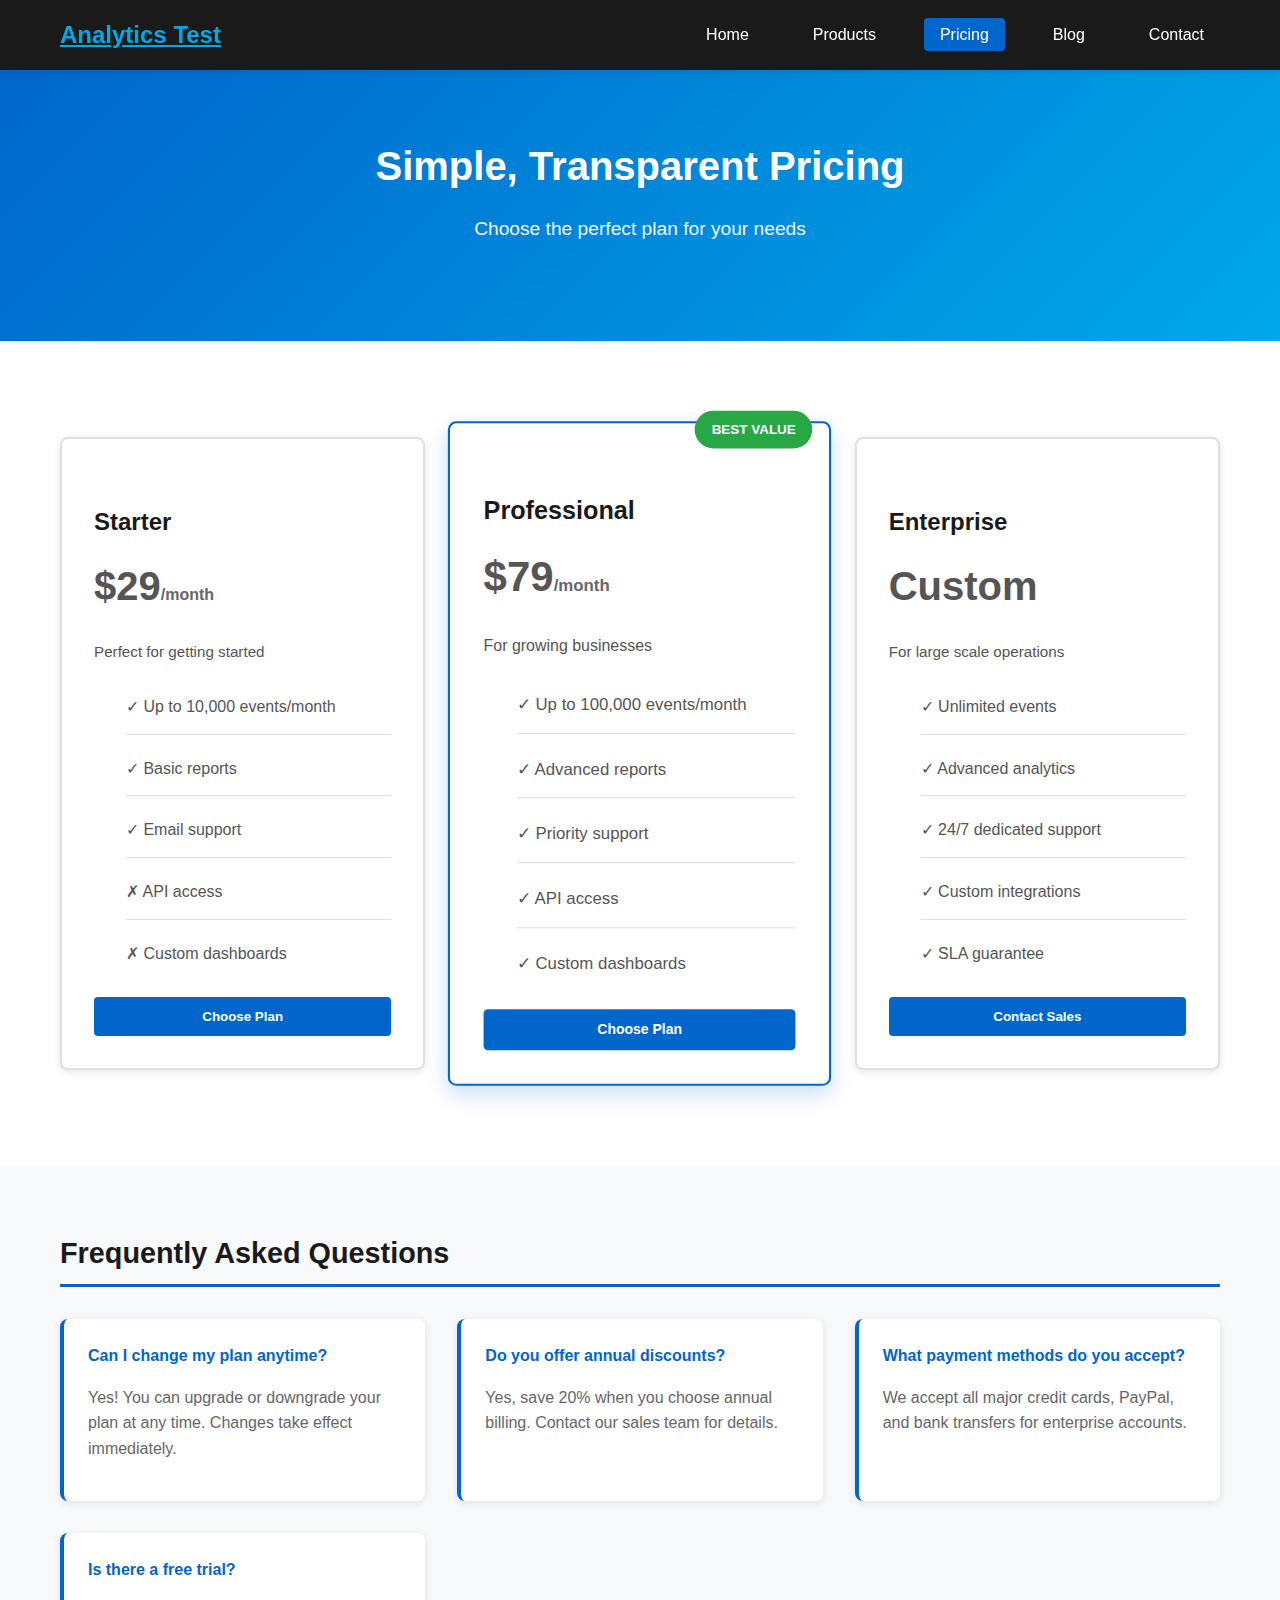
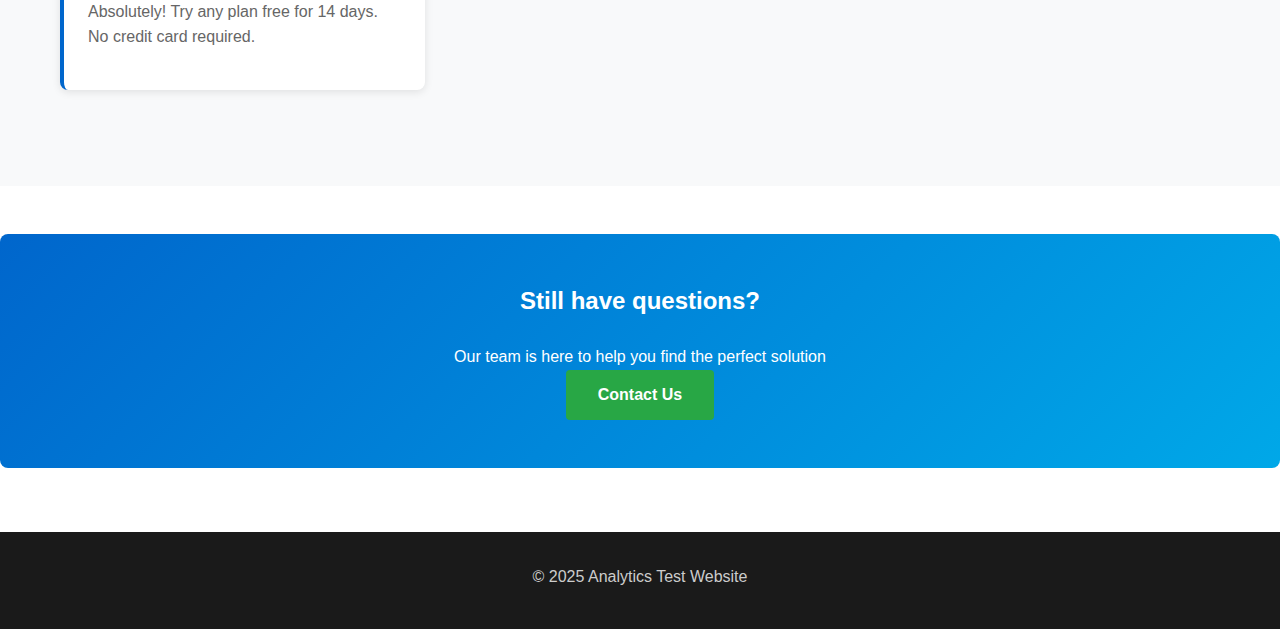
<file: _test-website/pricing.html>
<!DOCTYPE html>
<html lang="en">
<head>
    <meta charset="UTF-8">
    <meta name="viewport" content="width=device-width, initial-scale=1.0">
    <title>Pricing - Analytics Test</title>
    <link rel="stylesheet" href="css/style.css">
</head>
<body>
    <nav class="navbar">
        <div class="container">
            <a href="index.html" class="logo">Analytics Test</a>
            <ul class="nav-menu">
                <li><a href="index.html">Home</a></li>
                <li><a href="products.html">Products</a></li>
                <li><a href="pricing.html" class="active">Pricing</a></li>
                <li><a href="blog.html">Blog</a></li>
                <li><a href="contact.html">Contact</a></li>
            </ul>
        </div>
    </nav>

    <section class="hero">
        <div class="container">
            <h1>Simple, Transparent Pricing</h1>
            <p>Choose the perfect plan for your needs</p>
        </div>
    </section>

    <section class="content">
        <div class="container">
            <div class="pricing-grid">
                <div class="pricing-card">
                    <h3>Starter</h3>
                    <p class="pricing-price">$29<span>/month</span></p>
                    <p class="pricing-description">Perfect for getting started</p>
                    <ul class="pricing-features">
                        <li>✓ Up to 10,000 events/month</li>
                        <li>✓ Basic reports</li>
                        <li>✓ Email support</li>
                        <li>✗ API access</li>
                        <li>✗ Custom dashboards</li>
                    </ul>
                    <button class="pricing-btn" data-plan="Starter">Choose Plan</button>
                </div>

                <div class="pricing-card highlighted">
                    <div class="best-value">BEST VALUE</div>
                    <h3>Professional</h3>
                    <p class="pricing-price">$79<span>/month</span></p>
                    <p class="pricing-description">For growing businesses</p>
                    <ul class="pricing-features">
                        <li>✓ Up to 100,000 events/month</li>
                        <li>✓ Advanced reports</li>
                        <li>✓ Priority support</li>
                        <li>✓ API access</li>
                        <li>✓ Custom dashboards</li>
                    </ul>
                    <button class="pricing-btn" data-plan="Professional">Choose Plan</button>
                </div>

                <div class="pricing-card">
                    <h3>Enterprise</h3>
                    <p class="pricing-price">Custom<span></span></p>
                    <p class="pricing-description">For large scale operations</p>
                    <ul class="pricing-features">
                        <li>✓ Unlimited events</li>
                        <li>✓ Advanced analytics</li>
                        <li>✓ 24/7 dedicated support</li>
                        <li>✓ Custom integrations</li>
                        <li>✓ SLA guarantee</li>
                    </ul>
                    <button class="pricing-btn" data-plan="Enterprise">Contact Sales</button>
                </div>
            </div>
        </div>
    </section>

    <section class="content" style="background-color: var(--light-color);">
        <div class="container">
            <h2>Frequently Asked Questions</h2>
            <div class="faq-grid">
                <div class="faq-item">
                    <h4>Can I change my plan anytime?</h4>
                    <p>Yes! You can upgrade or downgrade your plan at any time. Changes take effect immediately.</p>
                </div>
                <div class="faq-item">
                    <h4>Do you offer annual discounts?</h4>
                    <p>Yes, save 20% when you choose annual billing. Contact our sales team for details.</p>
                </div>
                <div class="faq-item">
                    <h4>What payment methods do you accept?</h4>
                    <p>We accept all major credit cards, PayPal, and bank transfers for enterprise accounts.</p>
                </div>
                <div class="faq-item">
                    <h4>Is there a free trial?</h4>
                    <p>Absolutely! Try any plan free for 14 days. No credit card required.</p>
                </div>
            </div>
        </div>
    </section>

    <section class="cta-section">
        <div class="container">
            <h3>Still have questions?</h3>
            <p>Our team is here to help you find the perfect solution</p>
            <a href="contact.html" class="cta-button">Contact Us</a>
        </div>
    </section>

    <footer class="footer">
        <div class="container">
            <p>&copy; 2025 Analytics Test Website</p>
        </div>
    </footer>

    <!-- Matomo -->
    <script>
        var _paq = window._paq = window._paq || [];
        _paq.push(['trackPageView']);
        _paq.push(['enableLinkTracking']);
        (function() {
            var u="//localhost/";
            _paq.push(['setTrackerUrl', u+'matomo.php']);
            _paq.push(['setSiteId', '2']);
            var d=document, g=d.createElement('script'), s=d.getElementsByTagName('script')[0];
            g.async=true; g.src=u+'matomo.js'; s.parentNode.insertBefore(g,s);
        })();
    </script>
    <!-- End Matomo Code -->

    <script src="js/main.js"></script>
    <script>
        document.querySelectorAll('.pricing-btn').forEach(button => {
            button.addEventListener('click', function() {
                const plan = this.getAttribute('data-plan');
                trackEvent('Pricing', 'Plan Selected', plan);
                trackFunnelStep('pricing_view', plan);
                if (plan === 'Enterprise') {
                    alert(`Redirecting to contact sales for ${plan} plan...`);
                } else {
                    alert(`You selected the ${plan} plan`);
                    trackFunnelStep('plan_selected', plan);
                }
            });
        });
    </script>
</body>
</html>
</file>
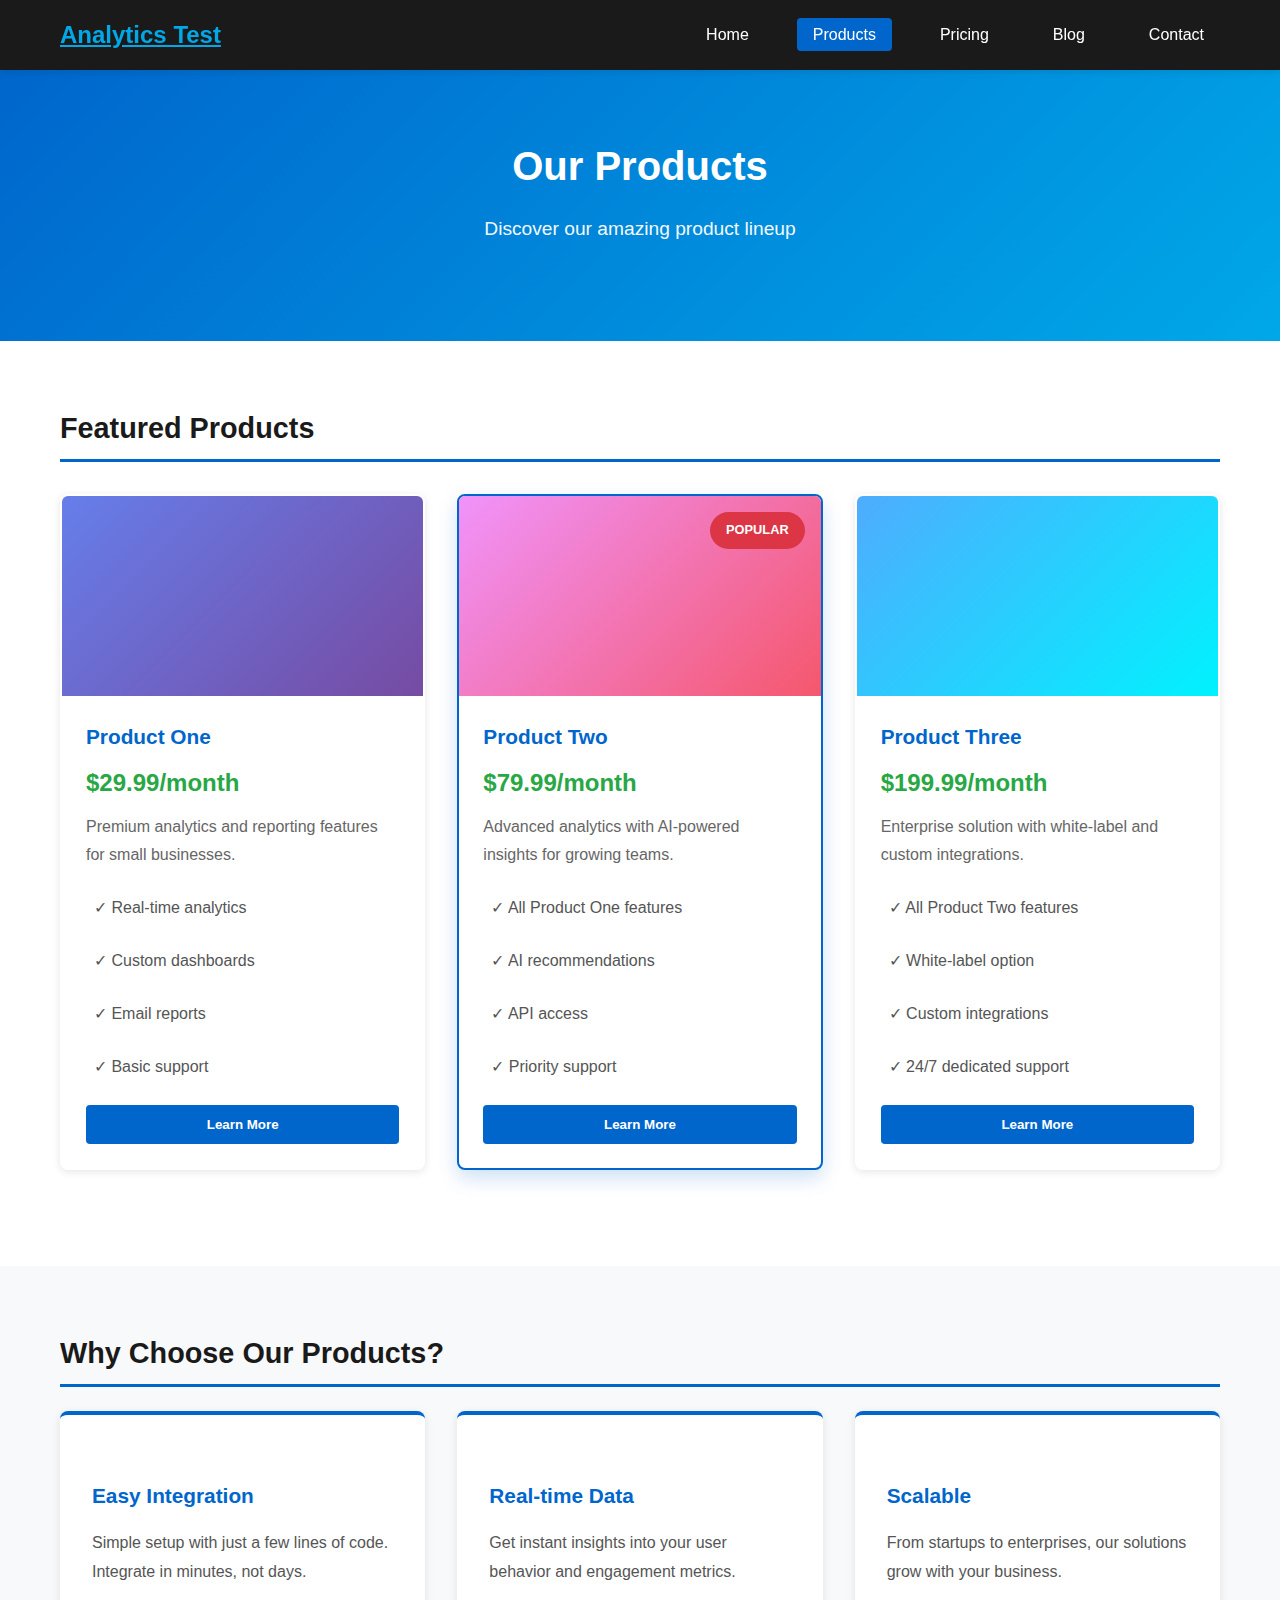
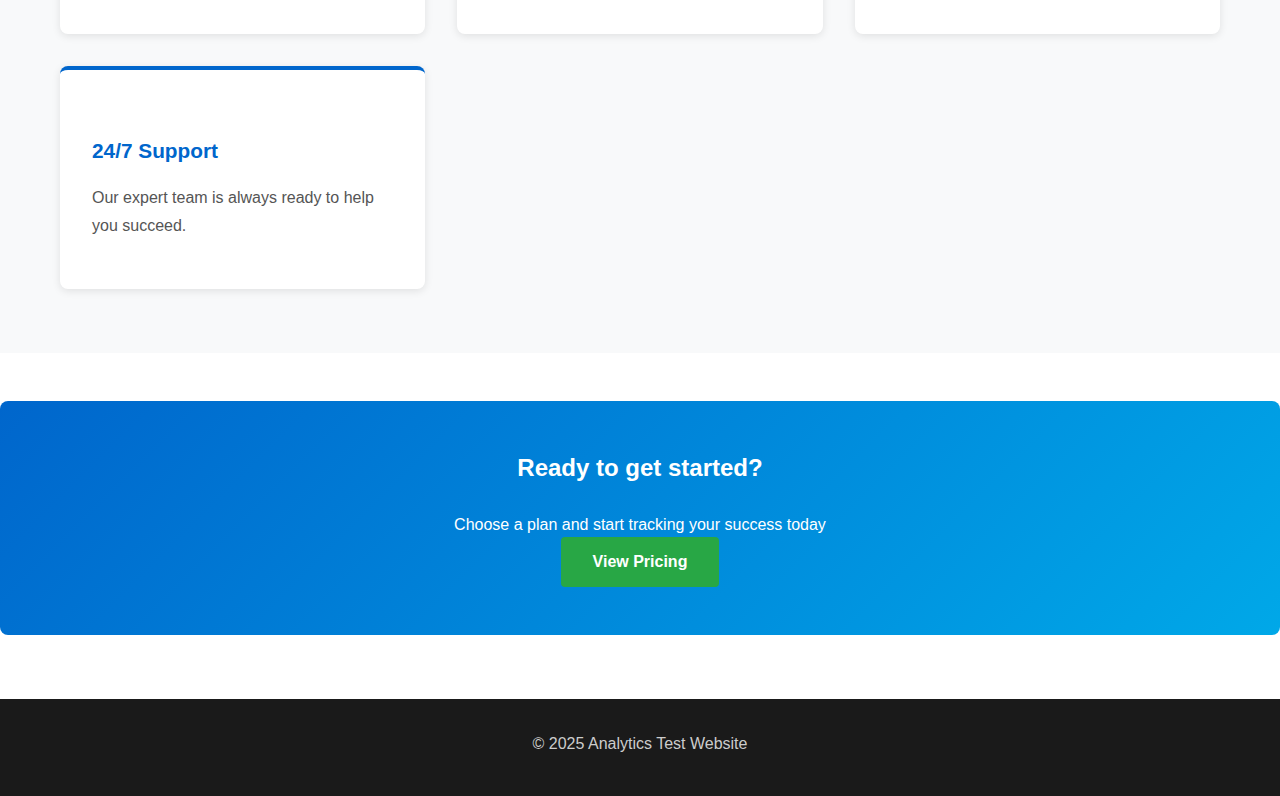
<file: _test-website/products.html>
<!DOCTYPE html>
<html lang="en">
<head>
    <meta charset="UTF-8">
    <meta name="viewport" content="width=device-width, initial-scale=1.0">
    <title>Products - Analytics Test</title>
    <link rel="stylesheet" href="css/style.css">
</head>
<body>
    <nav class="navbar">
        <div class="container">
            <a href="index.html" class="logo">Analytics Test</a>
            <ul class="nav-menu">
                <li><a href="index.html">Home</a></li>
                <li><a href="products.html" class="active">Products</a></li>
                <li><a href="pricing.html">Pricing</a></li>
                <li><a href="blog.html">Blog</a></li>
                <li><a href="contact.html">Contact</a></li>
            </ul>
        </div>
    </nav>

    <section class="hero">
        <div class="container">
            <h1>Our Products</h1>
            <p>Discover our amazing product lineup</p>
        </div>
    </section>

    <section class="content">
        <div class="container">
            <h2>Featured Products</h2>
            
            <div class="products-grid">
                <div class="product-card">
                    <div class="product-image" style="background: linear-gradient(135deg, #667eea 0%, #764ba2 100%);"></div>
                    <h3>Product One</h3>
                    <p class="price">$29.99/month</p>
                    <p>Premium analytics and reporting features for small businesses.</p>
                    <ul class="product-features">
                        <li>✓ Real-time analytics</li>
                        <li>✓ Custom dashboards</li>
                        <li>✓ Email reports</li>
                        <li>✓ Basic support</li>
                    </ul>
                    <button class="product-btn" data-product="Product One" data-price="29.99">Learn More</button>
                </div>

                <div class="product-card featured">
                    <div class="badge">POPULAR</div>
                    <div class="product-image" style="background: linear-gradient(135deg, #f093fb 0%, #f5576c 100%);"></div>
                    <h3>Product Two</h3>
                    <p class="price">$79.99/month</p>
                    <p>Advanced analytics with AI-powered insights for growing teams.</p>
                    <ul class="product-features">
                        <li>✓ All Product One features</li>
                        <li>✓ AI recommendations</li>
                        <li>✓ API access</li>
                        <li>✓ Priority support</li>
                    </ul>
                    <button class="product-btn" data-product="Product Two" data-price="79.99">Learn More</button>
                </div>

                <div class="product-card">
                    <div class="product-image" style="background: linear-gradient(135deg, #4facfe 0%, #00f2fe 100%);"></div>
                    <h3>Product Three</h3>
                    <p class="price">$199.99/month</p>
                    <p>Enterprise solution with white-label and custom integrations.</p>
                    <ul class="product-features">
                        <li>✓ All Product Two features</li>
                        <li>✓ White-label option</li>
                        <li>✓ Custom integrations</li>
                        <li>✓ 24/7 dedicated support</li>
                    </ul>
                    <button class="product-btn" data-product="Product Three" data-price="199.99">Learn More</button>
                </div>
            </div>
        </div>
    </section>

    <section class="content" style="background-color: var(--light-color);">
        <div class="container">
            <h2>Why Choose Our Products?</h2>
            <div class="features-grid">
                <div class="feature-card">
                    <h3>Easy Integration</h3>
                    <p>Simple setup with just a few lines of code. Integrate in minutes, not days.</p>
                </div>
                <div class="feature-card">
                    <h3>Real-time Data</h3>
                    <p>Get instant insights into your user behavior and engagement metrics.</p>
                </div>
                <div class="feature-card">
                    <h3>Scalable</h3>
                    <p>From startups to enterprises, our solutions grow with your business.</p>
                </div>
                <div class="feature-card">
                    <h3>24/7 Support</h3>
                    <p>Our expert team is always ready to help you succeed.</p>
                </div>
            </div>
        </div>
    </section>

    <section class="cta-section">
        <div class="container">
            <h3>Ready to get started?</h3>
            <p>Choose a plan and start tracking your success today</p>
            <a href="pricing.html" class="cta-button">View Pricing</a>
        </div>
    </section>

    <footer class="footer">
        <div class="container">
            <p>&copy; 2025 Analytics Test Website</p>
        </div>
    </footer>

    <!-- Matomo -->
    <script>
        var _paq = window._paq = window._paq || [];
        _paq.push(['trackPageView']);
        _paq.push(['enableLinkTracking']);
        (function() {
            var u="//localhost/";
            _paq.push(['setTrackerUrl', u+'matomo.php']);
            _paq.push(['setSiteId', '2']);
            var d=document, g=d.createElement('script'), s=d.getElementsByTagName('script')[0];
            g.async=true; g.src=u+'matomo.js'; s.parentNode.insertBefore(g,s);
        })();
    </script>
    <!-- End Matomo Code -->

    <script src="js/main.js"></script>
    <script>
        document.querySelectorAll('.product-btn').forEach(button => {
            button.addEventListener('click', function() {
                const product = this.getAttribute('data-product');
                const price = this.getAttribute('data-price');
                trackEvent('Products', 'Product Viewed', product, parseFloat(price));
                trackFunnelStep('product_view', product);
                alert(`Viewing details for: ${product}`);
            });
        });
    </script>
</body>
</html>
</file>
<file: _test-website/css/style.css>
* {
    margin: 0;
    padding: 0;
    box-sizing: border-box;
}

:root {
    --primary-color: #0066cc;
    --secondary-color: #00a8e8;
    --success-color: #28a745;
    --warning-color: #ffc107;
    --danger-color: #dc3545;
    --dark-color: #1a1a1a;
    --light-color: #f8f9fa;
    --text-color: #333333;
    --border-color: #e0e0e0;
    --shadow: 0 2px 8px rgba(0, 0, 0, 0.1);
    --transition: all 0.3s ease;
}

body {
    font-family: 'Segoe UI', Tahoma, Geneva, Verdana, sans-serif;
    line-height: 1.6;
    color: var(--text-color);
    background-color: #ffffff;
}

.container {
    max-width: 1200px;
    margin: 0 auto;
    padding: 0 20px;
}

.navbar {
    background-color: var(--dark-color);
    color: white;
    padding: 1rem 0;
    position: sticky;
    top: 0;
    z-index: 1000;
    box-shadow: var(--shadow);
}

.navbar .container {
    display: flex;
    justify-content: space-between;
    align-items: center;
}

.logo {
    font-size: 1.5rem;
    font-weight: bold;
    color: var(--secondary-color);
}

.nav-menu {
    display: flex;
    list-style: none;
    gap: 2rem;
}

.nav-menu a {
    color: white;
    text-decoration: none;
    transition: var(--transition);
    padding: 0.5rem 1rem;
    border-radius: 4px;
}

.nav-menu a:hover,
.nav-menu a.active {
    background-color: var(--primary-color);
    color: white;
}

.hero {
    background: linear-gradient(135deg, var(--primary-color) 0%, var(--secondary-color) 100%);
    color: white;
    padding: 4rem 0;
    text-align: center;
}

.hero h1 {
    font-size: 2.5rem;
    margin-bottom: 1rem;
    font-weight: 700;
}

.hero p {
    font-size: 1.2rem;
    margin-bottom: 2rem;
    opacity: 0.95;
}

.cta-button {
    display: inline-block;
    background-color: var(--success-color);
    color: white;
    padding: 0.75rem 2rem;
    border-radius: 4px;
    text-decoration: none;
    font-weight: 600;
    transition: var(--transition);
    border: none;
    cursor: pointer;
    font-size: 1rem;
}

.cta-button:hover {
    background-color: #20c997;
    transform: translateY(-2px);
    box-shadow: 0 4px 12px rgba(0, 0, 0, 0.2);
}

.cta-button.secondary {
    background-color: var(--secondary-color);
    margin-left: 1rem;
}

.cta-button.secondary:hover {
    background-color: #0091cc;
}

.features {
    background-color: var(--light-color);
    padding: 4rem 0;
}

.features h2 {
    text-align: center;
    font-size: 2rem;
    margin-bottom: 3rem;
    color: var(--dark-color);
}

.features-grid {
    display: grid;
    grid-template-columns: repeat(auto-fit, minmax(300px, 1fr));
    gap: 2rem;
}

.feature-card {
    background: white;
    padding: 2rem;
    border-radius: 8px;
    box-shadow: var(--shadow);
    transition: var(--transition);
    border-top: 4px solid var(--primary-color);
}

.feature-card:hover {
    transform: translateY(-5px);
    box-shadow: 0 8px 16px rgba(0, 0, 0, 0.15);
}

.feature-card h3 {
    color: var(--primary-color);
    margin-bottom: 1rem;
    font-size: 1.3rem;
}

.feature-card p {
    color: #666;
    margin-bottom: 1.5rem;
}

.feature-btn {
    background-color: var(--primary-color);
    color: white;
    border: none;
    padding: 0.5rem 1.5rem;
    border-radius: 4px;
    cursor: pointer;
    transition: var(--transition);
    font-weight: 600;
}

.feature-btn:hover {
    background-color: #0052a3;
}

.content {
    padding: 4rem 0;
}

.content h2 {
    font-size: 1.8rem;
    margin-bottom: 1.5rem;
    color: var(--dark-color);
    border-bottom: 3px solid var(--primary-color);
    padding-bottom: 0.5rem;
}

.content h3 {
    font-size: 1.3rem;
    margin-top: 2rem;
    margin-bottom: 1rem;
    color: var(--primary-color);
}

.content p {
    margin-bottom: 1rem;
    line-height: 1.8;
    color: #555;
}

.content ul,
.content ol {
    margin: 1rem 0 1rem 2rem;
    line-height: 1.8;
}

.content li {
    margin-bottom: 0.5rem;
    color: #555;
}

.metrics-grid {
    display: grid;
    grid-template-columns: repeat(auto-fit, minmax(250px, 1fr));
    gap: 2rem;
    margin: 2rem 0;
}

.metric-box {
    background: linear-gradient(135deg, #f5f7fa 0%, #c3cfe2 100%);
    padding: 2rem;
    border-radius: 8px;
    text-align: center;
    box-shadow: var(--shadow);
}

.metric-box h3 {
    color: var(--primary-color);
    margin-bottom: 0.5rem;
}

.metric-box p {
    color: #555;
    font-size: 0.95rem;
}

.blog-grid {
    display: grid;
    grid-template-columns: repeat(auto-fill, minmax(350px, 1fr));
    gap: 2rem;
    margin: 2rem 0;
}

.blog-post {
    background: white;
    border: 1px solid var(--border-color);
    border-radius: 8px;
    padding: 1.5rem;
    box-shadow: var(--shadow);
    transition: var(--transition);
    overflow: hidden;
}

.post-image {
    margin: -1.5rem -1.5rem 1rem -1.5rem;
    height: 200px;
}

.blog-post:hover {
    transform: translateY(-3px);
    box-shadow: 0 6px 15px rgba(0, 0, 0, 0.12);
}

.blog-post h2 {
    color: var(--primary-color);
    margin-bottom: 1rem;
    font-size: 1.4rem;
    border-bottom: none;
    padding-bottom: 0;
}

.post-meta {
    display: flex;
    gap: 1rem;
    margin-bottom: 1rem;
    font-size: 0.9rem;
}

.post-meta .date {
    color: #999;
}

.post-meta .category {
    background-color: var(--primary-color);
    color: white;
    padding: 0.25rem 0.75rem;
    border-radius: 20px;
    font-size: 0.8rem;
}

.read-btn {
    background-color: var(--primary-color);
    color: white;
    border: none;
    padding: 0.5rem 1.5rem;
    border-radius: 4px;
    cursor: pointer;
    transition: var(--transition);
    font-weight: 600;
    margin-top: 1rem;
}

.read-btn:hover {
    background-color: #0052a3;
}

.contact-wrapper {
    display: grid;
    grid-template-columns: 1fr 1fr;
    gap: 3rem;
    margin: 2rem 0;
}

.contact-form {
    background: var(--light-color);
    padding: 2rem;
    border-radius: 8px;
    box-shadow: var(--shadow);
}

.form-group {
    margin-bottom: 1.5rem;
}

.form-group label {
    display: block;
    margin-bottom: 0.5rem;
    font-weight: 600;
    color: var(--dark-color);
}

.form-group input,
.form-group textarea,
.form-group select {
    width: 100%;
    padding: 0.75rem;
    border: 1px solid var(--border-color);
    border-radius: 4px;
    font-family: inherit;
    font-size: 1rem;
    transition: var(--transition);
}

.form-group input:focus,
.form-group textarea:focus,
.form-group select:focus {
    outline: none;
    border-color: var(--primary-color);
    box-shadow: 0 0 0 3px rgba(0, 102, 204, 0.1);
}

.form-group.checkbox {
    display: flex;
    align-items: center;
    gap: 0.5rem;
}

.form-group.checkbox input {
    width: auto;
    margin: 0;
}

.form-group.checkbox label {
    margin: 0;
}

.submit-btn {
    background-color: var(--success-color);
    color: white;
    padding: 0.75rem 2rem;
    border: none;
    border-radius: 4px;
    cursor: pointer;
    font-weight: 600;
    font-size: 1rem;
    transition: var(--transition);
    width: 100%;
}

.submit-btn:hover {
    background-color: #20c997;
}

.form-message {
    padding: 1rem;
    border-radius: 4px;
    margin-top: 1rem;
    text-align: center;
    font-weight: 600;
}

.form-message.success {
    background-color: #d4edda;
    color: #155724;
    border: 1px solid #c3e6cb;
}

.form-message.error {
    background-color: #f8d7da;
    color: #721c24;
    border: 1px solid #f5c6cb;
}

.contact-info-section h2 {
    font-size: 1.8rem;
    margin-bottom: 2rem;
}

.info-box {
    background: white;
    padding: 1.5rem;
    border-radius: 8px;
    margin-bottom: 1.5rem;
    border-left: 4px solid var(--primary-color);
    box-shadow: var(--shadow);
}

.info-box h3 {
    color: var(--primary-color);
    margin-bottom: 0.5rem;
}

.info-box p {
    color: #555;
    line-height: 1.8;
}

.info-box a {
    color: var(--primary-color);
    text-decoration: none;
    transition: var(--transition);
}

.info-box a:hover {
    text-decoration: underline;
}

.social-links {
    margin-top: 2rem;
}

.social-links h3 {
    margin-bottom: 1rem;
}

.social-btn {
    display: inline-block;
    background-color: var(--primary-color);
    color: white;
    padding: 0.5rem 1rem;
    border-radius: 4px;
    text-decoration: none;
    margin-right: 0.5rem;
    margin-bottom: 0.5rem;
    transition: var(--transition);
}

.social-btn:hover {
    background-color: #0052a3;
    transform: translateY(-2px);
}

.sample-actions {
    background: var(--light-color);
    padding: 2rem;
    border-radius: 8px;
    margin: 2rem 0;
}

.sample-actions h3 {
    margin-bottom: 1.5rem;
}

.action-btn {
    background-color: var(--primary-color);
    color: white;
    border: none;
    padding: 0.75rem 1.5rem;
    border-radius: 4px;
    cursor: pointer;
    margin-right: 1rem;
    margin-bottom: 1rem;
    transition: var(--transition);
    font-weight: 600;
}

.action-btn:hover {
    background-color: #0052a3;
    transform: scale(1.05);
}

.action-btn:active {
    transform: scale(0.95);
}

.cta-section {
    background: linear-gradient(135deg, var(--primary-color) 0%, var(--secondary-color) 100%);
    color: white;
    padding: 3rem;
    border-radius: 8px;
    text-align: center;
    margin-top: 3rem;
}

.cta-section h3 {
    color: white;
    margin-bottom: 1.5rem;
    font-size: 1.5rem;
}

.footer {
    background-color: var(--dark-color);
    color: white;
    padding: 2rem 0;
    text-align: center;
    margin-top: 4rem;
}

.footer p {
    margin-bottom: 0.5rem;
    color: #ccc;
}

@media (max-width: 768px) {
    .nav-menu {
        flex-direction: column;
        gap: 0.5rem;
    }

    .hero h1 {
        font-size: 1.8rem;
    }

    .hero p {
        font-size: 1rem;
    }

    .features-grid {
        grid-template-columns: 1fr;
    }

    .contact-wrapper {
        grid-template-columns: 1fr;
        gap: 2rem;
    }

    .blog-grid {
        grid-template-columns: 1fr;
    }

    .cta-button.secondary {
        display: block;
        margin-left: 0;
        margin-top: 1rem;
    }

    .metrics-grid {
        grid-template-columns: 1fr;
    }
}

@media (max-width: 480px) {
    .container {
        padding: 0 10px;
    }

    .hero h1 {
        font-size: 1.5rem;
    }

    .nav-menu {
        gap: 0.5rem;
    }

    .nav-menu a {
        padding: 0.5rem 0.75rem;
        font-size: 0.9rem;
    }

    .features-grid {
        grid-template-columns: 1fr;
        gap: 1.5rem;
    }

    .action-btn {
        display: block;
        width: 100%;
        margin-right: 0;
        margin-bottom: 0.75rem;
    }

    .submit-btn {
        font-size: 0.95rem;
    }
}

@media print {
    .navbar,
    .footer,
    .cta-button,
    .feature-btn,
    .read-btn,
    .action-btn {
        display: none;
    }

    body {
        background-color: white;
    }
}

/* Product Page Styles */
.products-grid {
    display: grid;
    grid-template-columns: repeat(auto-fit, minmax(300px, 1fr));
    gap: 2rem;
    margin: 2rem 0;
}

.product-card {
    background: white;
    border-radius: 8px;
    overflow: hidden;
    box-shadow: var(--shadow);
    transition: var(--transition);
    border: 2px solid transparent;
}

.product-card:hover {
    transform: translateY(-5px);
    box-shadow: 0 8px 20px rgba(0, 0, 0, 0.15);
    border-color: var(--primary-color);
}

.product-card.featured {
    border-color: var(--primary-color);
    box-shadow: 0 8px 20px rgba(0, 102, 204, 0.2);
}

.product-card.featured:hover {
    box-shadow: 0 12px 30px rgba(0, 102, 204, 0.3);
}

.badge {
    position: absolute;
    top: 1rem;
    right: 1rem;
    background-color: var(--danger-color);
    color: white;
    padding: 0.5rem 1rem;
    border-radius: 20px;
    font-size: 0.8rem;
    font-weight: bold;
    z-index: 10;
}

.product-card.featured {
    position: relative;
}

.product-image {
    width: 100%;
    height: 200px;
    background: linear-gradient(135deg, #667eea 0%, #764ba2 100%);
}

.product-card h3 {
    margin: 1.5rem 1.5rem 0.5rem;
    font-size: 1.3rem;
    color: var(--primary-color);
}

.product-card .price {
    margin: 0.5rem 1.5rem;
    font-size: 1.5rem;
    font-weight: bold;
    color: var(--success-color);
}

.product-card > p {
    margin: 0 1.5rem;
    color: #666;
}

.product-features {
    margin: 1.5rem;
    padding: 0;
    list-style: none;
}

.product-features li {
    padding: 0.5rem 0;
    color: #555;
}

.product-btn {
    background-color: var(--primary-color);
    color: white;
    border: none;
    padding: 0.75rem 1.5rem;
    border-radius: 4px;
    cursor: pointer;
    margin: 0 1.5rem 1.5rem;
    font-weight: 600;
    transition: var(--transition);
    width: calc(100% - 3rem);
}

.product-btn:hover {
    background-color: #0052a3;
}

/* Pricing Page Styles */
.pricing-grid {
    display: grid;
    grid-template-columns: repeat(auto-fit, minmax(300px, 1fr));
    gap: 2rem;
    margin: 2rem 0;
}

.pricing-card {
    background: white;
    border-radius: 8px;
    padding: 2rem;
    box-shadow: var(--shadow);
    transition: var(--transition);
    position: relative;
    border: 2px solid var(--border-color);
}

.pricing-card:hover {
    transform: translateY(-5px);
    box-shadow: 0 8px 20px rgba(0, 0, 0, 0.15);
    border-color: var(--primary-color);
}

.pricing-card.highlighted {
    border-color: var(--primary-color);
    transform: scale(1.05);
    box-shadow: 0 8px 20px rgba(0, 102, 204, 0.2);
}

.best-value {
    position: absolute;
    top: -12px;
    right: 1rem;
    background-color: var(--success-color);
    color: white;
    padding: 0.5rem 1rem;
    border-radius: 20px;
    font-size: 0.8rem;
    font-weight: bold;
}

.pricing-card h3 {
    font-size: 1.5rem;
    margin-bottom: 0.5rem;
    color: var(--dark-color);
}

.pricing-price {
    font-size: 2.5rem;
    font-weight: bold;
    color: var(--primary-color);
    margin-bottom: 0.5rem;
}

.pricing-price span {
    font-size: 1rem;
    color: #666;
}

.pricing-description {
    color: #999;
    margin-bottom: 1.5rem;
    font-size: 0.95rem;
}

.pricing-features {
    list-style: none;
    padding: 0;
    margin-bottom: 2rem;
}

.pricing-features li {
    padding: 0.75rem 0;
    border-bottom: 1px solid var(--border-color);
    color: #555;
}

.pricing-features li:last-child {
    border-bottom: none;
}

.pricing-btn {
    background-color: var(--primary-color);
    color: white;
    border: none;
    padding: 0.75rem 1.5rem;
    border-radius: 4px;
    cursor: pointer;
    font-weight: 600;
    width: 100%;
    transition: var(--transition);
}

.pricing-btn:hover {
    background-color: #0052a3;
}

/* FAQ Styles */
.faq-grid {
    display: grid;
    grid-template-columns: repeat(auto-fit, minmax(300px, 1fr));
    gap: 2rem;
    margin: 2rem 0;
}

.faq-item {
    background: white;
    padding: 1.5rem;
    border-radius: 8px;
    box-shadow: var(--shadow);
    border-left: 4px solid var(--primary-color);
}

.faq-item h4 {
    margin-bottom: 1rem;
    color: var(--primary-color);
}

.faq-item p {
    color: #666;
    line-height: 1.6;
}

/* Newsletter Form */
.newsletter-form {
    display: flex;
    gap: 1rem;
    max-width: 500px;
    margin: 0 auto;
}

.newsletter-form input {
    flex: 1;
    padding: 0.75rem 1rem;
    border: 1px solid var(--border-color);
    border-radius: 4px;
    font-family: inherit;
}

.newsletter-form .submit-btn {
    flex: 0 0 auto;
    width: auto;
}

@media (max-width: 768px) {
    .newsletter-form {
        flex-direction: column;
    }

    .pricing-card.highlighted {
        transform: scale(1);
    }
}
</file>
